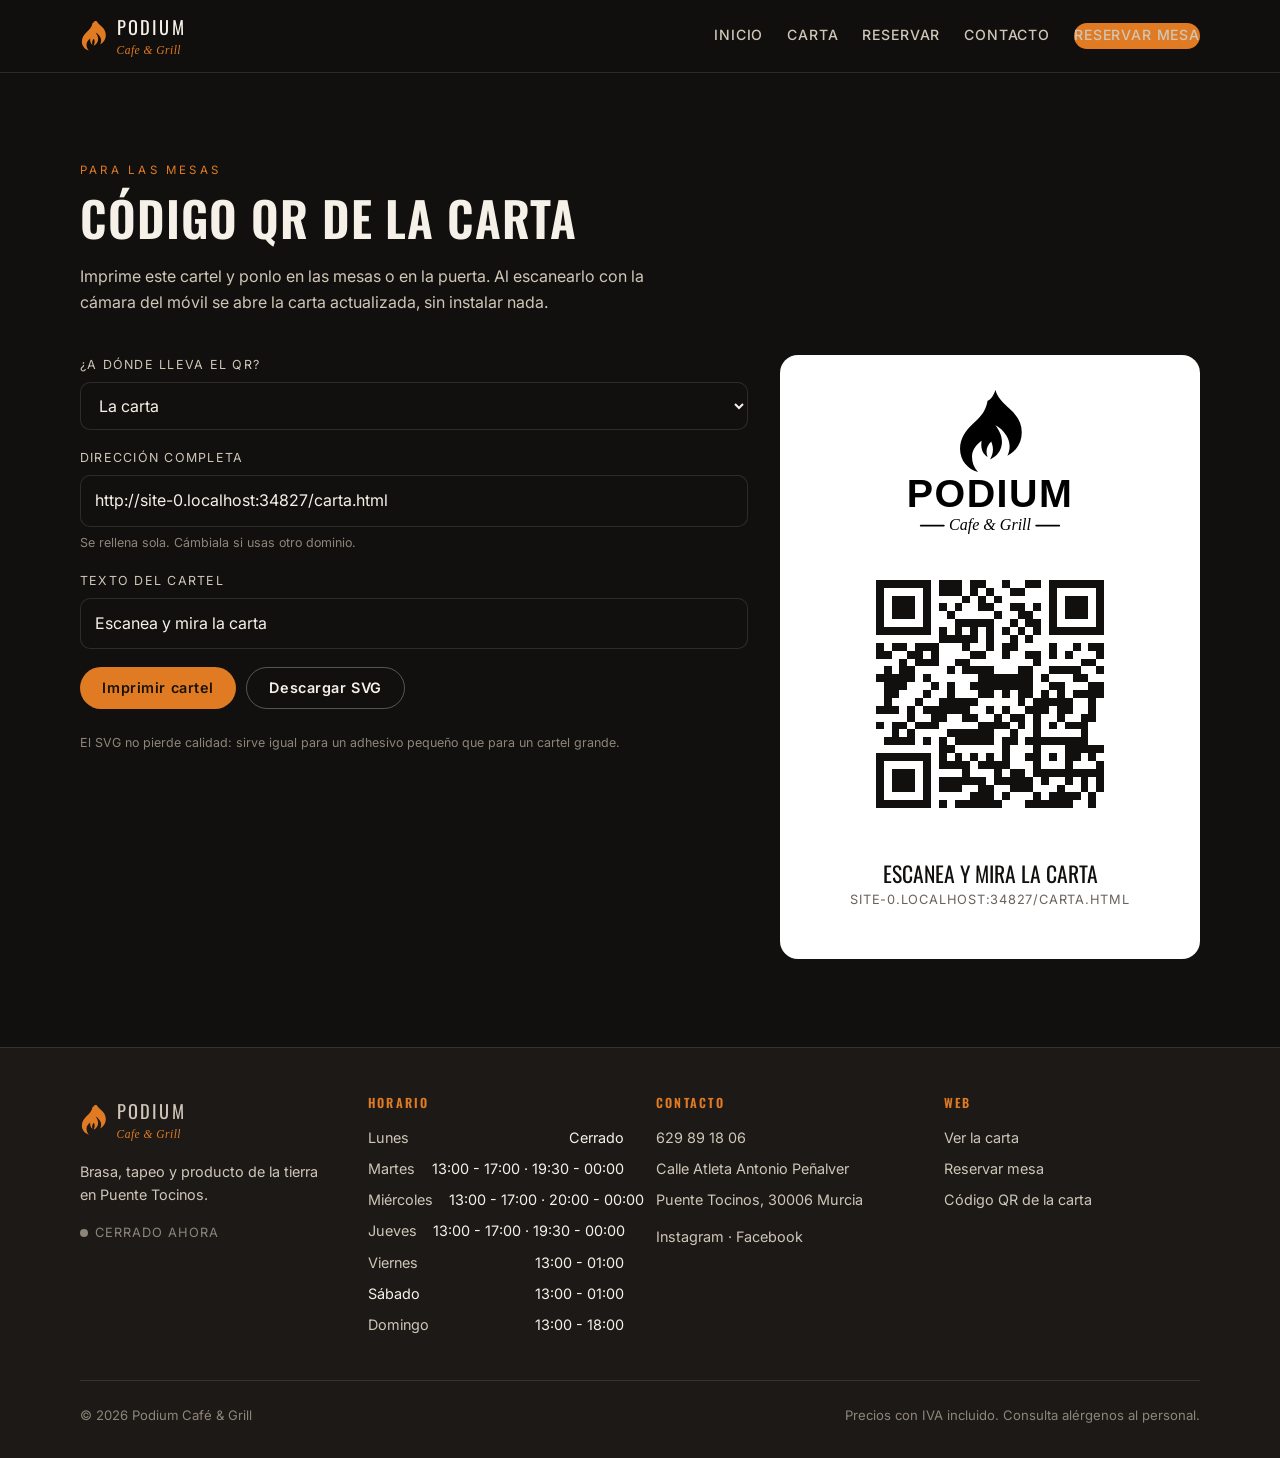
<file: qr.html>
<!DOCTYPE html>
<html lang="es">
<head>
<meta charset="utf-8">
<meta name="viewport" content="width=device-width, initial-scale=1">
<title>Código QR de la carta — Podium Café &amp; Grill</title>
<meta name="robots" content="noindex">
<meta name="theme-color" content="#12100e">
<link rel="icon" href="assets/img/favicon.svg" type="image/svg+xml">
<link rel="preconnect" href="https://fonts.googleapis.com">
<link rel="preconnect" href="https://fonts.gstatic.com" crossorigin>
<link href="https://fonts.googleapis.com/css2?family=Oswald:wght@400;600&family=Inter:wght@400;500;600&display=swap" rel="stylesheet">
<link rel="stylesheet" href="assets/css/estilo.css">
</head>
<body>

<header class="cabecera" data-cabecera></header>

<main class="seccion">
  <div class="contenedor">
    <p class="antetitulo">Para las mesas</p>
    <h1 style="font-size:clamp(2rem,5vw,3rem)">Código QR de la carta</h1>
    <p class="tenue" style="max-width:60ch">
      Imprime este cartel y ponlo en las mesas o en la puerta. Al escanearlo con la
      cámara del móvil se abre la carta actualizada, sin instalar nada.
    </p>

    <div class="qr-disposicion" style="margin-top:2.5rem">
      <div class="no-imprimir">
        <div class="campo">
          <label for="destino">¿A dónde lleva el QR?</label>
          <select id="destino">
            <option value="carta.html">La carta</option>
            <option value="index.html">La página principal</option>
            <option value="reservar.html">Reservar mesa</option>
          </select>
        </div>

        <div class="campo">
          <label for="url">Dirección completa</label>
          <input type="url" id="url">
          <p class="campo__ayuda">Se rellena sola. Cámbiala si usas otro dominio.</p>
        </div>

        <div class="campo">
          <label for="titulo">Texto del cartel</label>
          <input type="text" id="titulo" maxlength="40" value="Escanea y mira la carta">
        </div>

        <div style="display:flex;gap:.6rem;flex-wrap:wrap">
          <button class="boton" type="button" onclick="window.print()">Imprimir cartel</button>
          <button class="boton boton--fantasma" type="button" data-descargar>Descargar SVG</button>
        </div>

        <p class="campo__ayuda" style="margin-top:1.5rem">
          El SVG no pierde calidad: sirve igual para un adhesivo pequeño que para un cartel grande.
        </p>
      </div>

      <div class="qr-tarjeta" data-tarjeta>
        <img class="qr-tarjeta__logo" src="assets/img/logo.svg" alt="Podium Café &amp; Grill">
        <div class="qr-tarjeta__codigo" data-codigo></div>
        <p class="qr-tarjeta__titulo" data-titulo>Escanea y mira la carta</p>
        <p class="qr-tarjeta__pie" data-pie-tarjeta></p>
      </div>
    </div>
  </div>
</main>

<footer class="pie" data-pie></footer>

<script src="assets/js/config.js"></script>
<script src="assets/js/horario.js"></script>
<script src="assets/js/comun.js"></script>
<script src="assets/js/qrcode.min.js"></script>
<script src="assets/js/qr.js"></script>
</body>
</html>
</file>
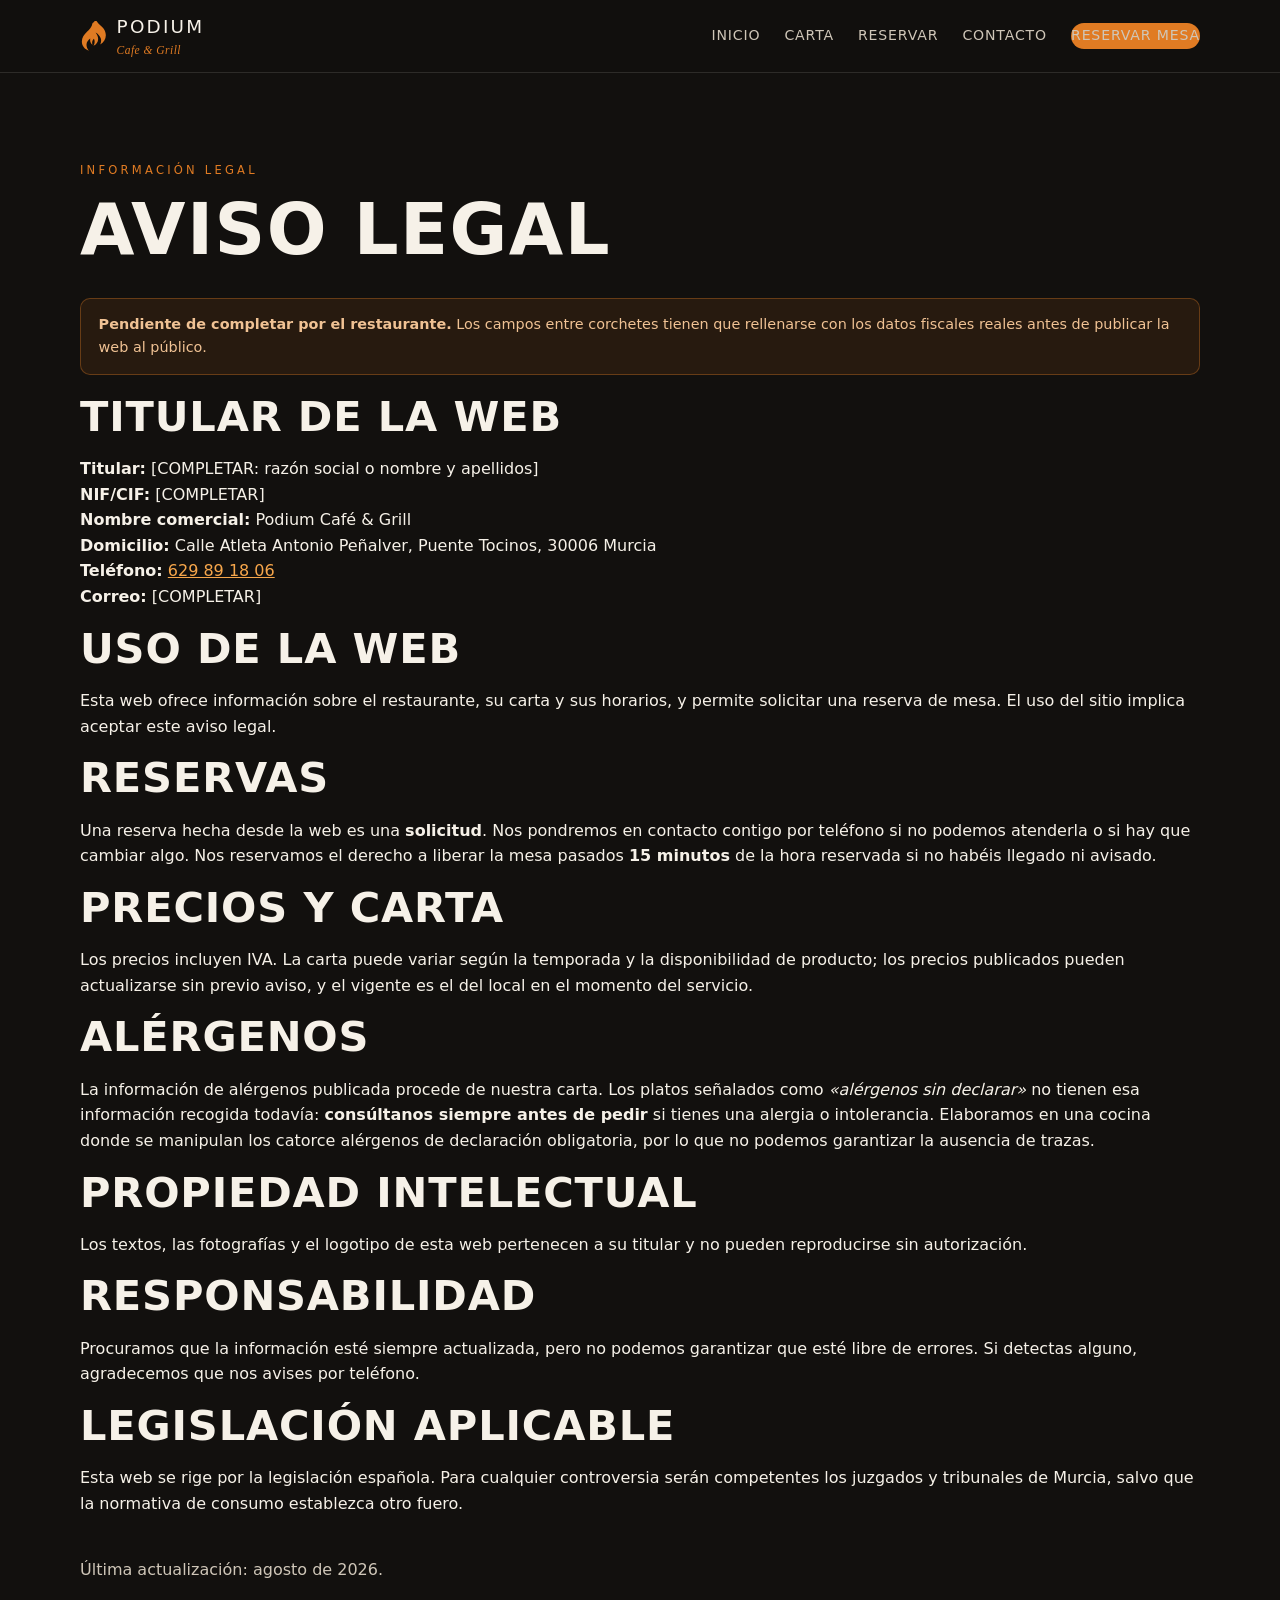
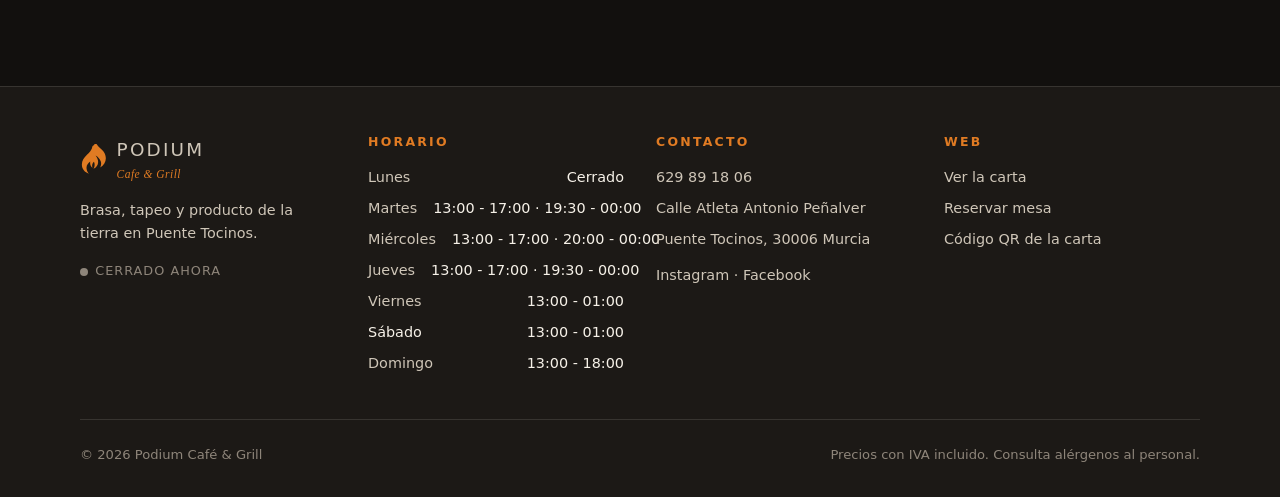
<file: public/aviso-legal.html>
<!DOCTYPE html>
<html lang="es">
<head>
<meta charset="utf-8">
<meta name="viewport" content="width=device-width, initial-scale=1">
<title>Aviso legal — Podium Café &amp; Grill</title>
<meta name="description" content="Aviso legal y condiciones de uso de la web de Podium Café &amp; Grill.">
<meta name="theme-color" content="#12100e">
<link rel="icon" href="/assets/img/favicon.svg" type="image/svg+xml">
<link rel="preconnect" href="https://fonts.googleapis.com">
<link rel="preconnect" href="https://fonts.gstatic.com" crossorigin>
<link href="https://fonts.googleapis.com/css2?family=Playfair+Display:wght@500;600;700&family=Montserrat:wght@400;500;600;700&display=swap" rel="stylesheet">
<link rel="stylesheet" href="/assets/css/estilo.css?v=3">
</head>
<body>

<header class="cabecera" data-cabecera></header>

<main class="seccion">
  <div class="contenedor texto-legal">
    <p class="antetitulo">Información legal</p>
    <h1>Aviso legal</h1>

    <div class="aviso aviso--info">
      <strong>Pendiente de completar por el restaurante.</strong> Los campos entre
      corchetes tienen que rellenarse con los datos fiscales reales antes de
      publicar la web al público.
    </div>

    <h2>Titular de la web</h2>
    <p>
      <strong>Titular:</strong> [COMPLETAR: razón social o nombre y apellidos]<br>
      <strong>NIF/CIF:</strong> [COMPLETAR]<br>
      <strong>Nombre comercial:</strong> Podium Café &amp; Grill<br>
      <strong>Domicilio:</strong> Calle Atleta Antonio Peñalver, Puente Tocinos, 30006 Murcia<br>
      <strong>Teléfono:</strong> <a href="tel:+34629891806">629 89 18 06</a><br>
      <strong>Correo:</strong> [COMPLETAR]
    </p>

    <h2>Uso de la web</h2>
    <p>
      Esta web ofrece información sobre el restaurante, su carta y sus horarios, y
      permite solicitar una reserva de mesa. El uso del sitio implica aceptar este
      aviso legal.
    </p>

    <h2>Reservas</h2>
    <p>
      Una reserva hecha desde la web es una <strong>solicitud</strong>. Nos
      pondremos en contacto contigo por teléfono si no podemos atenderla o si hay
      que cambiar algo. Nos reservamos el derecho a liberar la mesa pasados
      <strong>15 minutos</strong> de la hora reservada si no habéis llegado ni
      avisado.
    </p>

    <h2>Precios y carta</h2>
    <p>
      Los precios incluyen IVA. La carta puede variar según la temporada y la
      disponibilidad de producto; los precios publicados pueden actualizarse sin
      previo aviso, y el vigente es el del local en el momento del servicio.
    </p>

    <h2>Alérgenos</h2>
    <p>
      La información de alérgenos publicada procede de nuestra carta. Los platos
      señalados como <em>«alérgenos sin declarar»</em> no tienen esa información
      recogida todavía: <strong>consúltanos siempre antes de pedir</strong> si
      tienes una alergia o intolerancia. Elaboramos en una cocina donde se
      manipulan los catorce alérgenos de declaración obligatoria, por lo que no
      podemos garantizar la ausencia de trazas.
    </p>

    <h2>Propiedad intelectual</h2>
    <p>
      Los textos, las fotografías y el logotipo de esta web pertenecen a su titular
      y no pueden reproducirse sin autorización.
    </p>

    <h2>Responsabilidad</h2>
    <p>
      Procuramos que la información esté siempre actualizada, pero no podemos
      garantizar que esté libre de errores. Si detectas alguno, agradecemos que nos
      avises por teléfono.
    </p>

    <h2>Legislación aplicable</h2>
    <p>
      Esta web se rige por la legislación española. Para cualquier controversia
      serán competentes los juzgados y tribunales de Murcia, salvo que la normativa
      de consumo establezca otro fuero.
    </p>

    <p class="tenue" style="margin-top:2.5rem">Última actualización: agosto de 2026.</p>
  </div>
</main>

<footer class="pie" data-pie></footer>

<script src="/assets/js/config.js?v=3"></script>
<script src="/assets/js/horario.js?v=3"></script>
<script src="/assets/js/comun.js?v=3"></script>
<script>iniciarPagina('/aviso-legal');</script>
</body>
</html>
</file>
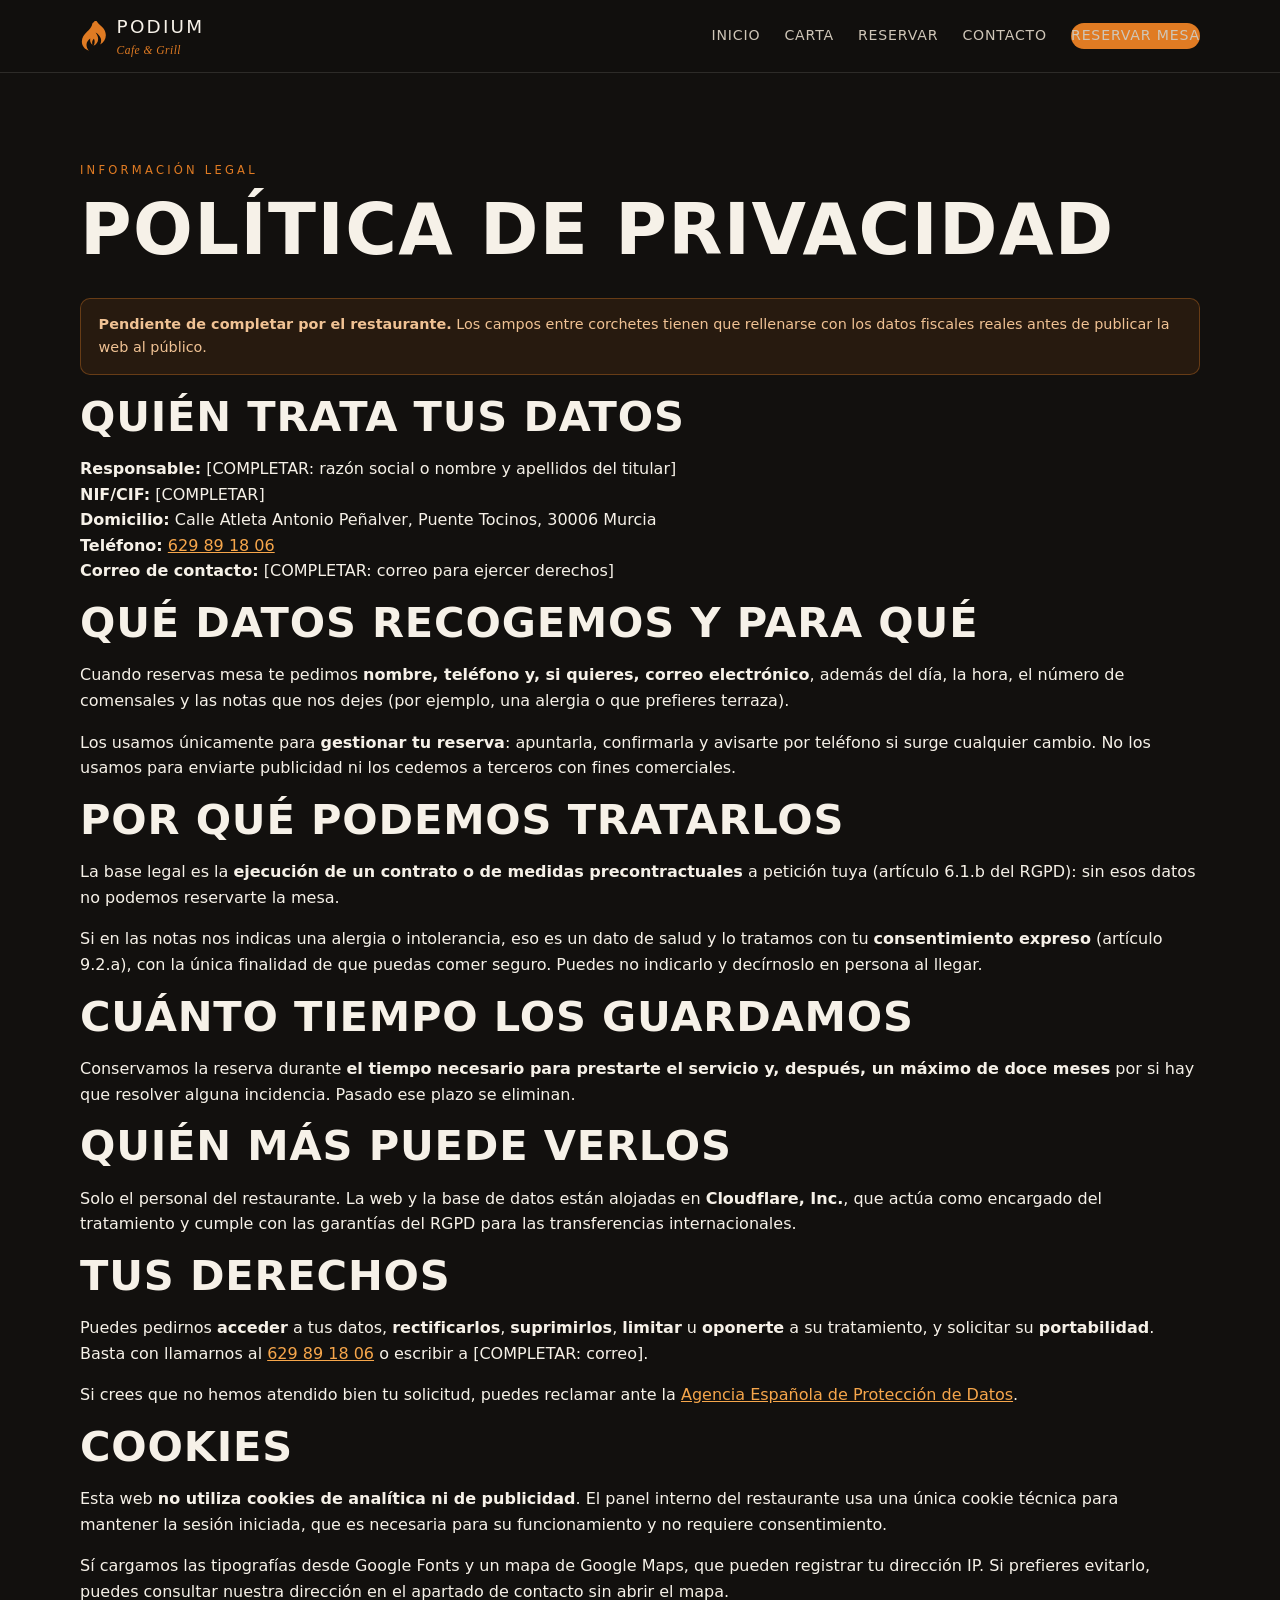
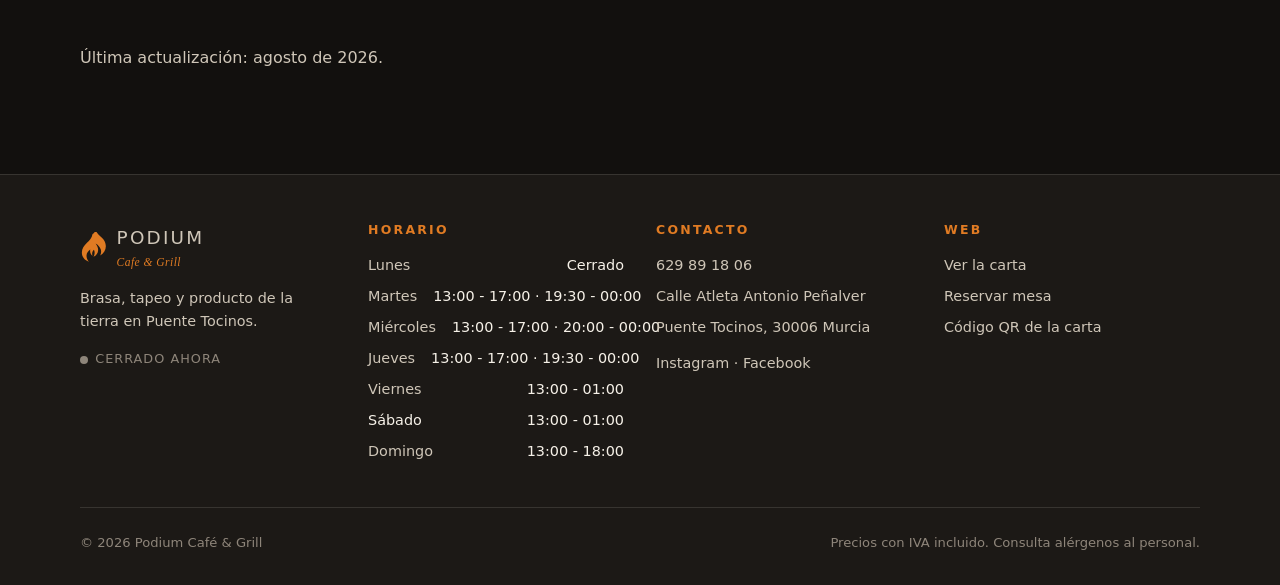
<file: public/privacidad.html>
<!DOCTYPE html>
<html lang="es">
<head>
<meta charset="utf-8">
<meta name="viewport" content="width=device-width, initial-scale=1">
<title>Política de privacidad — Podium Café &amp; Grill</title>
<meta name="description" content="Cómo tratamos los datos personales que nos facilitas al reservar mesa en Podium Café &amp; Grill.">
<meta name="theme-color" content="#12100e">
<link rel="icon" href="/assets/img/favicon.svg" type="image/svg+xml">
<link rel="preconnect" href="https://fonts.googleapis.com">
<link rel="preconnect" href="https://fonts.gstatic.com" crossorigin>
<link href="https://fonts.googleapis.com/css2?family=Playfair+Display:wght@500;600;700&family=Montserrat:wght@400;500;600;700&display=swap" rel="stylesheet">
<link rel="stylesheet" href="/assets/css/estilo.css?v=3">
</head>
<body>

<header class="cabecera" data-cabecera></header>

<main class="seccion">
  <div class="contenedor texto-legal">
    <p class="antetitulo">Información legal</p>
    <h1>Política de privacidad</h1>

    <div class="aviso aviso--info">
      <strong>Pendiente de completar por el restaurante.</strong> Los campos entre
      corchetes tienen que rellenarse con los datos fiscales reales antes de
      publicar la web al público.
    </div>

    <h2>Quién trata tus datos</h2>
    <p>
      <strong>Responsable:</strong> [COMPLETAR: razón social o nombre y apellidos del titular]<br>
      <strong>NIF/CIF:</strong> [COMPLETAR]<br>
      <strong>Domicilio:</strong> Calle Atleta Antonio Peñalver, Puente Tocinos, 30006 Murcia<br>
      <strong>Teléfono:</strong> <a href="tel:+34629891806">629 89 18 06</a><br>
      <strong>Correo de contacto:</strong> [COMPLETAR: correo para ejercer derechos]
    </p>

    <h2>Qué datos recogemos y para qué</h2>
    <p>
      Cuando reservas mesa te pedimos <strong>nombre, teléfono y, si quieres,
      correo electrónico</strong>, además del día, la hora, el número de comensales
      y las notas que nos dejes (por ejemplo, una alergia o que prefieres terraza).
    </p>
    <p>
      Los usamos únicamente para <strong>gestionar tu reserva</strong>: apuntarla,
      confirmarla y avisarte por teléfono si surge cualquier cambio. No los usamos
      para enviarte publicidad ni los cedemos a terceros con fines comerciales.
    </p>

    <h2>Por qué podemos tratarlos</h2>
    <p>
      La base legal es la <strong>ejecución de un contrato o de medidas
      precontractuales</strong> a petición tuya (artículo 6.1.b del RGPD): sin esos
      datos no podemos reservarte la mesa.
    </p>
    <p>
      Si en las notas nos indicas una alergia o intolerancia, eso es un dato de
      salud y lo tratamos con tu <strong>consentimiento expreso</strong> (artículo
      9.2.a), con la única finalidad de que puedas comer seguro. Puedes no
      indicarlo y decírnoslo en persona al llegar.
    </p>

    <h2>Cuánto tiempo los guardamos</h2>
    <p>
      Conservamos la reserva durante <strong>el tiempo necesario para prestarte el
      servicio y, después, un máximo de doce meses</strong> por si hay que resolver
      alguna incidencia. Pasado ese plazo se eliminan.
    </p>

    <h2>Quién más puede verlos</h2>
    <p>
      Solo el personal del restaurante. La web y la base de datos están alojadas en
      <strong>Cloudflare, Inc.</strong>, que actúa como encargado del tratamiento y
      cumple con las garantías del RGPD para las transferencias internacionales.
    </p>

    <h2>Tus derechos</h2>
    <p>
      Puedes pedirnos <strong>acceder</strong> a tus datos, <strong>rectificarlos</strong>,
      <strong>suprimirlos</strong>, <strong>limitar</strong> u <strong>oponerte</strong> a
      su tratamiento, y solicitar su <strong>portabilidad</strong>. Basta con
      llamarnos al <a href="tel:+34629891806">629 89 18 06</a> o escribir a
      [COMPLETAR: correo].
    </p>
    <p>
      Si crees que no hemos atendido bien tu solicitud, puedes reclamar ante la
      <a href="https://www.aepd.es" target="_blank" rel="noopener">Agencia Española
      de Protección de Datos</a>.
    </p>

    <h2>Cookies</h2>
    <p>
      Esta web <strong>no utiliza cookies de analítica ni de publicidad</strong>.
      El panel interno del restaurante usa una única cookie técnica para mantener
      la sesión iniciada, que es necesaria para su funcionamiento y no requiere
      consentimiento.
    </p>
    <p>
      Sí cargamos las tipografías desde Google Fonts y un mapa de Google Maps, que
      pueden registrar tu dirección IP. Si prefieres evitarlo, puedes consultar
      nuestra dirección en el apartado de contacto sin abrir el mapa.
    </p>

    <p class="tenue" style="margin-top:2.5rem">Última actualización: agosto de 2026.</p>
  </div>
</main>

<footer class="pie" data-pie></footer>

<script src="/assets/js/config.js?v=3"></script>
<script src="/assets/js/horario.js?v=3"></script>
<script src="/assets/js/comun.js?v=3"></script>
<script>iniciarPagina('/privacidad');</script>
</body>
</html>
</file>
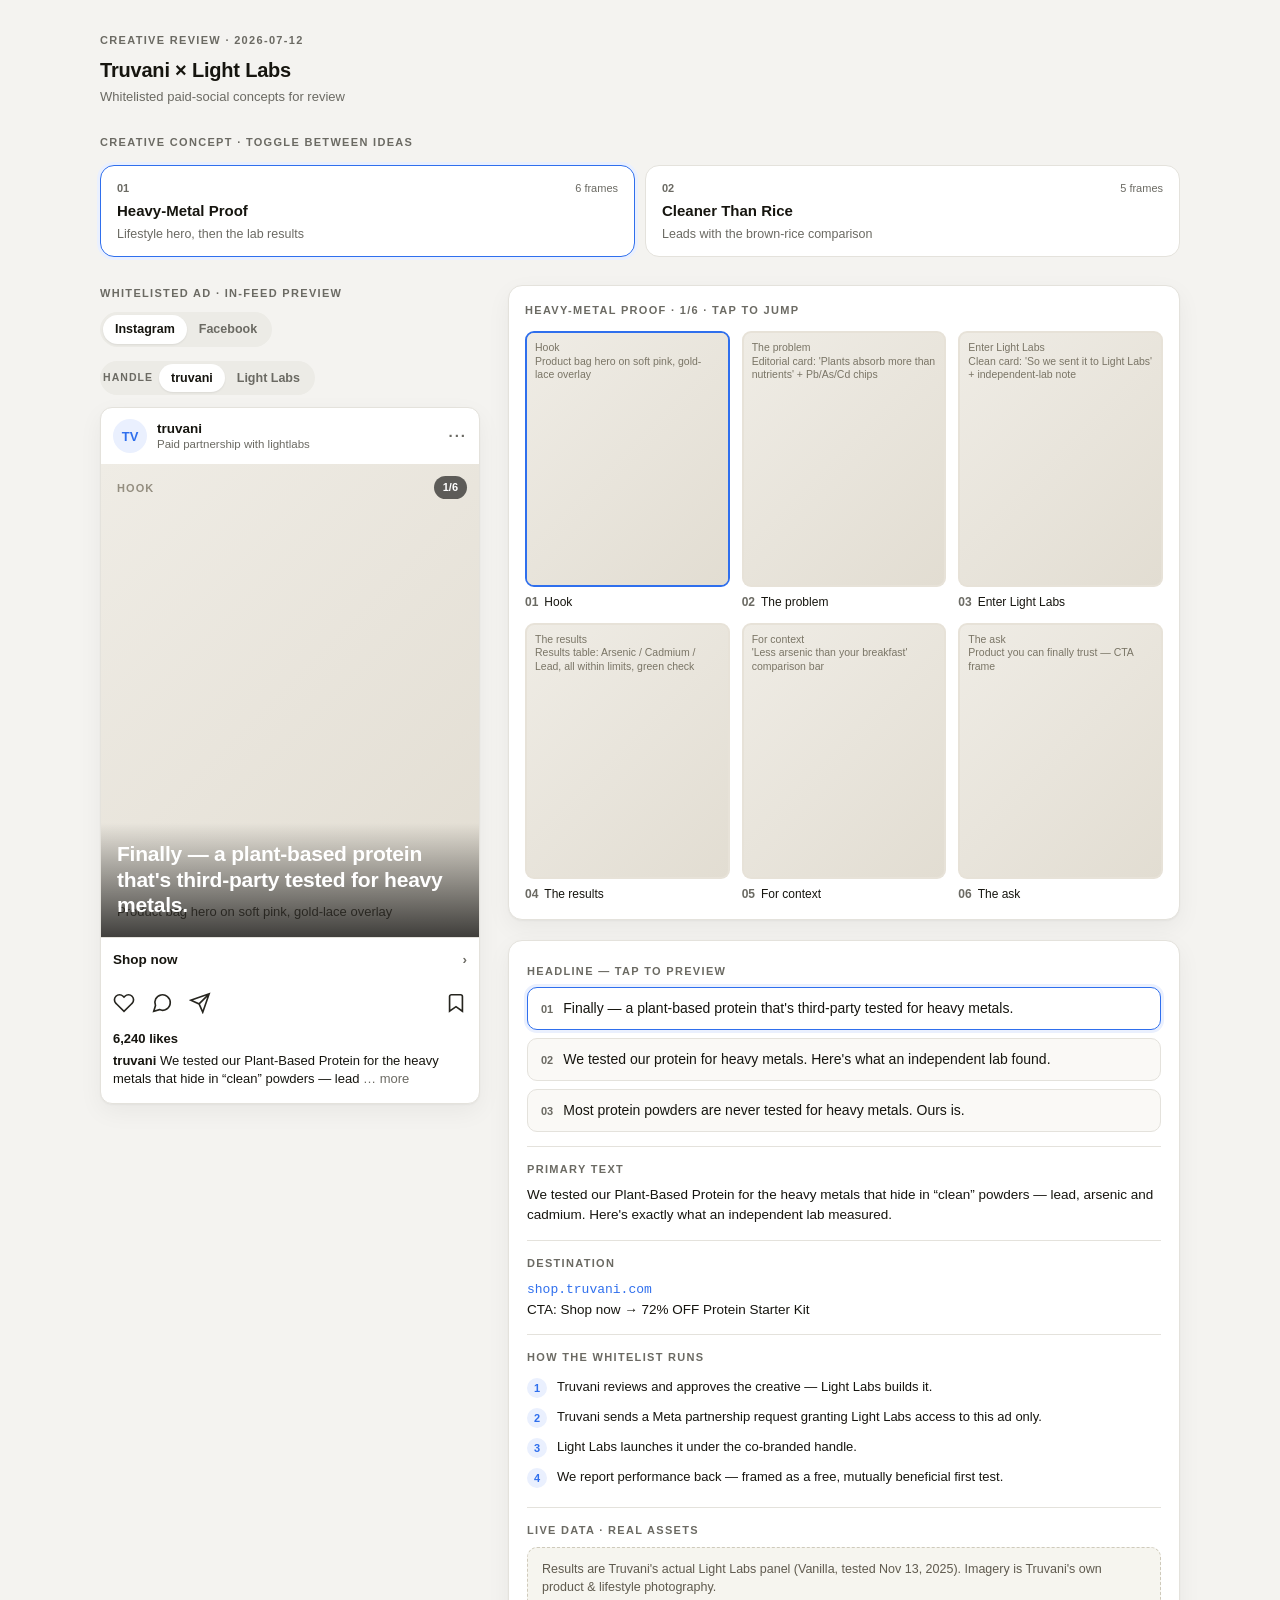
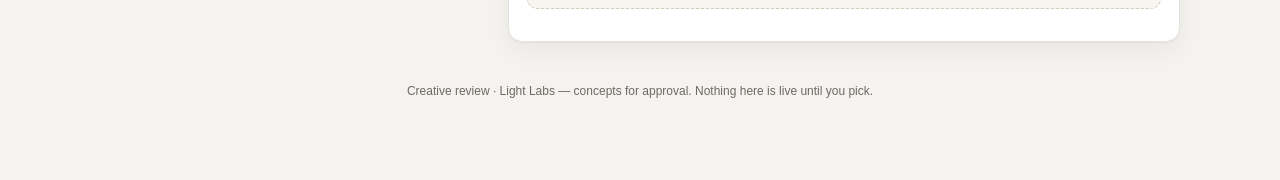
<file: .claude/skills/ad-creative/assets/creative-review-template.html>
<!DOCTYPE html>
<!--
  Creative Review Page — a shareable ad-creative approval artifact.

  HOW TO USE (agents): replace the JSON inside <script id="review-data"> below
  with the real project. Everything else renders from it. The file is
  self-contained — no build, no network, no dependencies. Open it in a browser,
  host it on any static host (Vercel/Netlify/GitHub Pages), or hand off the
  single .html file.

  THE DATA BLOCK IS JSON, NOT JAVASCRIPT:
    - double-quoted keys and strings, no comments, no trailing commas
    - it is inert data (parsed with JSON.parse), so a value can never execute
    - SECURITY: escape every literal "<" in your text values as \u003c so a
      value like "</script>" can never break out of the tag. All values are
      also HTML-escaped again at render time.

  DATA SHAPE — see references/creative-review-page.md for the annotated spec.
  Images: each frame's "image" may be a local path/file URL or a data URI.
  Remote and protocol-relative URLs are blocked; package images with the page.
  If omitted (or the file is missing), a placeholder shows the frame label +
  the image prompt — use this for concepts not yet rendered to image.
-->
<html lang="en">
<head>
<meta charset="utf-8" />
<meta name="viewport" content="width=device-width, initial-scale=1" />
<title>Creative Review</title>
<style>
  :root {
    --bg: #f4f3f0; --card: #ffffff; --ink: #16150f; --muted: #6b6a63;
    --line: #e4e2dc; --accent: #2f6fed; --accent-soft: #eaf0fe;
    --radius: 14px; --shadow: 0 1px 2px rgba(0,0,0,.04), 0 8px 24px rgba(0,0,0,.05);
  }
  * { box-sizing: border-box; }
  body { margin: 0; background: var(--bg); color: var(--ink);
    font: 15px/1.5 -apple-system, BlinkMacSystemFont, "Segoe UI", Roboto, Helvetica, Arial, sans-serif;
    -webkit-font-smoothing: antialiased; }
  .wrap { max-width: 1120px; margin: 0 auto; padding: 32px 20px 80px; }
  .eyebrow { font-size: 11px; font-weight: 700; letter-spacing: .12em; text-transform: uppercase; color: var(--muted); }
  a { color: var(--accent); }

  header.project { margin-bottom: 28px; }
  header.project h1 { font-size: 20px; margin: 6px 0 2px; letter-spacing: -.01em; }
  header.project .sub { color: var(--muted); font-size: 13px; }

  .concepts { display: grid; grid-template-columns: repeat(auto-fit, minmax(210px, 1fr)); gap: 10px; margin: 14px 0 28px; }
  .concept { text-align: left; background: var(--card); border: 1.5px solid var(--line); border-radius: var(--radius);
    padding: 14px 16px; cursor: pointer; transition: border-color .12s, box-shadow .12s; font: inherit; color: inherit; }
  .concept:hover { border-color: #cfcdc6; }
  .concept[aria-pressed="true"] { border-color: var(--accent); box-shadow: 0 0 0 3px var(--accent-soft); background: #fff; }
  .concept .row1 { display: flex; align-items: baseline; justify-content: space-between; gap: 8px; }
  .concept .num { font-size: 11px; font-weight: 700; color: var(--muted); }
  .concept .frames { font-size: 11px; color: var(--muted); }
  .concept .name { font-weight: 650; font-size: 15px; margin: 4px 0 3px; }
  .concept .tag { font-size: 12.5px; color: var(--muted); line-height: 1.35; }

  .grid { display: grid; grid-template-columns: minmax(0, 380px) minmax(0, 1fr); gap: 28px; align-items: start; }
  @media (max-width: 860px) { .grid { grid-template-columns: 1fr; } }
  .col-label { margin-bottom: 10px; }

  .toggles { display: flex; flex-wrap: wrap; gap: 14px; margin-bottom: 12px; }
  .seg { display: inline-flex; background: #ecebe6; border-radius: 999px; padding: 3px; }
  .seg button { border: 0; background: transparent; font: inherit; font-size: 12.5px; font-weight: 600; color: var(--muted);
    padding: 5px 12px; border-radius: 999px; cursor: pointer; }
  .seg button[aria-pressed="true"] { background: #fff; color: var(--ink); box-shadow: 0 1px 2px rgba(0,0,0,.08); }
  .seg .lbl { align-self: center; font-size: 10.5px; font-weight: 700; letter-spacing: .1em; text-transform: uppercase; color: var(--muted); margin-right: 6px; }

  .post { background: var(--card); border: 1px solid var(--line); border-radius: 12px; overflow: hidden; box-shadow: var(--shadow); }
  .post .top { display: flex; align-items: center; gap: 10px; padding: 11px 12px; }
  .post .avatar { width: 34px; height: 34px; border-radius: 50%; background: var(--accent-soft); color: var(--accent);
    display: grid; place-items: center; font-weight: 700; font-size: 13px; overflow: hidden; flex: none; }
  .post .avatar img { width: 100%; height: 100%; object-fit: cover; }
  .post .who { line-height: 1.2; }
  .post .who .name { font-weight: 650; font-size: 13.5px; }
  .post .who .partner { font-size: 11.5px; color: var(--muted); }
  .post .dots { margin-left: auto; color: var(--muted); font-weight: 700; letter-spacing: 2px; }
  .frame { position: relative; aspect-ratio: 4/5; background: #ded9d0; display: grid; }
  .frame img { width: 100%; height: 100%; object-fit: cover; grid-area: 1/1; z-index: 1; }
  .frame .ph { grid-area: 1/1; display: flex; flex-direction: column; justify-content: space-between; padding: 16px;
    background: linear-gradient(135deg,#efece5,#e2ddd2); }
  .frame .ph .plabel { font-size: 11px; font-weight: 700; letter-spacing: .1em; text-transform: uppercase; color: #948e80; }
  .frame .ph .pprompt { font-size: 13px; color: #5f5a4e; line-height: 1.4; }
  .frame .badge { position: absolute; top: 12px; left: 12px; z-index: 2; background: rgba(255,255,255,.92);
    font-size: 11.5px; font-weight: 600; padding: 5px 10px; border-radius: 999px; display: flex; align-items: center; gap: 5px; }
  .frame .counter { position: absolute; top: 12px; right: 12px; z-index: 2; background: rgba(0,0,0,.6); color: #fff; font-size: 11px;
    font-weight: 600; padding: 3px 9px; border-radius: 999px; }
  .frame .headline { position: absolute; left: 0; right: 0; bottom: 0; z-index: 2; padding: 18px 16px 20px; color: #fff;
    font-size: 21px; font-weight: 700; line-height: 1.2; letter-spacing: -.01em;
    background: linear-gradient(to top, rgba(0,0,0,.72), rgba(0,0,0,0)); }
  .frame .headline.light { color: var(--ink); background: linear-gradient(to top, rgba(255,255,255,.85), rgba(255,255,255,0)); }

  /* Instagram chrome */
  .ig-cta { display: flex; align-items: center; justify-content: space-between; padding: 12px; border-top: 1px solid var(--line);
    font-weight: 600; font-size: 13.5px; }
  .ig-cta .chev { color: var(--muted); }
  .ig-actions { display: flex; gap: 16px; padding: 10px 12px 2px; color: #26251f; }
  .ig-actions svg { width: 22px; height: 22px; }
  .ig-actions .save { margin-left: auto; }
  .likes { padding: 6px 12px 2px; font-weight: 650; font-size: 13px; }
  .caption { padding: 2px 12px 14px; font-size: 13px; line-height: 1.4; }
  .caption .h { font-weight: 650; }
  .caption .more { color: var(--muted); }

  /* Facebook chrome — link card below image + text actions */
  .fb-card { display: flex; align-items: center; gap: 12px; padding: 12px; background: #f3f4f6; border-top: 1px solid var(--line); }
  .fb-card .meta { min-width: 0; flex: 1; }
  .fb-card .dom { font-size: 11px; letter-spacing: .04em; text-transform: uppercase; color: var(--muted); }
  .fb-card .hl { font-size: 14px; font-weight: 650; line-height: 1.25; margin-top: 2px; overflow: hidden; }
  .fb-card .btn { flex: none; background: #e4e6eb; color: #050505; font-weight: 650; font-size: 12.5px; padding: 8px 14px; border-radius: 7px; }
  .fb-actions { display: flex; padding: 4px 12px; border-top: 1px solid var(--line); }
  .fb-actions span { flex: 1; text-align: center; padding: 8px 0; font-size: 13px; font-weight: 600; color: var(--muted); }

  .board { background: var(--card); border: 1px solid var(--line); border-radius: var(--radius); padding: 16px; box-shadow: var(--shadow); margin-bottom: 20px; }
  .board .frames-grid { display: grid; grid-template-columns: repeat(3, 1fr); gap: 12px; margin-top: 12px; }
  @media (max-width: 480px) { .board .frames-grid { grid-template-columns: repeat(2, 1fr); } }
  .thumb { border: 0; background: transparent; padding: 0; cursor: pointer; text-align: left; font: inherit; color: inherit; }
  .thumb .box { aspect-ratio: 4/5; border-radius: 9px; overflow: hidden; border: 2px solid transparent; background: #e7e2d8;
    display: grid; transition: border-color .12s; }
  .thumb[aria-current="true"] .box { border-color: var(--accent); }
  .thumb .box img { width: 100%; height: 100%; object-fit: cover; grid-area: 1/1; z-index: 1; }
  .thumb .box .mini { grid-area: 1/1; padding: 8px; font-size: 10.5px; color: #7a7566; line-height: 1.3;
    background: linear-gradient(135deg,#efece5,#e2ddd2); overflow: hidden; }
  .thumb .cap { margin-top: 6px; font-size: 12px; }
  .thumb .cap .n { color: var(--muted); font-weight: 700; margin-right: 6px; }

  .copy { background: var(--card); border: 1px solid var(--line); border-radius: var(--radius); padding: 18px; box-shadow: var(--shadow); }
  .copy .block { padding: 14px 0; border-top: 1px solid var(--line); }
  .copy .block:first-of-type { border-top: 0; padding-top: 4px; }
  .headline-opt { display: flex; gap: 10px; align-items: flex-start; width: 100%; text-align: left; font: inherit; color: inherit;
    background: #faf9f6; border: 1.5px solid var(--line); border-radius: 10px; padding: 11px 13px; cursor: pointer; margin-top: 8px; }
  .headline-opt[aria-pressed="true"] { border-color: var(--accent); background: #fff; box-shadow: 0 0 0 3px var(--accent-soft); }
  .headline-opt .n { font-size: 11px; font-weight: 700; color: var(--muted); margin-top: 2px; }
  .headline-opt .t { font-size: 14px; line-height: 1.35; }
  .kv { font-size: 13.5px; line-height: 1.5; }
  .kv .dest { color: var(--accent); font-family: ui-monospace, SFMono-Regular, Menlo, monospace; font-size: 13px; }
  .steps { margin: 8px 0 0; padding: 0; list-style: none; }
  .steps li { display: flex; gap: 10px; padding: 5px 0; font-size: 13px; line-height: 1.4; }
  .steps li .i { flex: none; width: 20px; height: 20px; border-radius: 50%; background: var(--accent-soft); color: var(--accent);
    display: grid; place-items: center; font-size: 11px; font-weight: 700; }
  .grounding { background: #f6f5ef; border: 1px dashed #cfcabb; border-radius: 10px; padding: 12px 14px; font-size: 12.5px; color: #5f5a4e; line-height: 1.45; margin-top: 8px; }
  .err { background: #fbeaea; border: 1px solid #e6b7b7; color: #8a2b2b; border-radius: 10px; padding: 14px 16px; font-size: 13px; }
  footer { margin-top: 40px; text-align: center; font-size: 12px; color: var(--muted); }
</style>
</head>
<body>

<!-- DATA — replace this JSON with your project (see the comment at the top of the file). -->
<script type="application/json" id="review-data">
{
  "project": {
    "brand": "Truvani",
    "agency": "Light Labs",
    "date": "2026-07-12",
    "note": "Whitelisted paid-social concepts for review"
  },
  "platforms": ["instagram", "facebook"],
  "concepts": [
    {
      "name": "Heavy-Metal Proof",
      "tagline": "Lifestyle hero, then the lab results",
      "handles": [
        { "name": "truvani", "partner": "Paid partnership with lightlabs", "initials": "TV" },
        { "name": "Light Labs", "partner": "Paid partnership with truvani", "initials": "LL" }
      ],
      "frames": [
        { "label": "Hook", "prompt": "Product bag hero on soft pink, gold-lace overlay", "headline": "Finally — a plant-based protein that's third-party tested for heavy metals.", "headlineTheme": "dark" },
        { "label": "The problem", "prompt": "Editorial card: 'Plants absorb more than nutrients' + Pb/As/Cd chips" },
        { "label": "Enter Light Labs", "prompt": "Clean card: 'So we sent it to Light Labs' + independent-lab note" },
        { "label": "The results", "prompt": "Results table: Arsenic / Cadmium / Lead, all within limits, green check" },
        { "label": "For context", "prompt": "'Less arsenic than your breakfast' comparison bar" },
        { "label": "The ask", "prompt": "Product you can finally trust — CTA frame", "headline": "Protein you can finally trust." }
      ],
      "headlines": [
        "Finally — a plant-based protein that's third-party tested for heavy metals.",
        "We tested our protein for heavy metals. Here's what an independent lab found.",
        "Most protein powders are never tested for heavy metals. Ours is."
      ],
      "likes": "6,240",
      "primaryText": "We tested our Plant-Based Protein for the heavy metals that hide in “clean” powders — lead, arsenic and cadmium. Here's exactly what an independent lab measured.",
      "destination": { "url": "shop.truvani.com", "cta": "Shop now", "offer": "72% OFF Protein Starter Kit" },
      "rollout": {
        "title": "How the whitelist runs",
        "steps": [
          "Truvani reviews and approves the creative — Light Labs builds it.",
          "Truvani sends a Meta partnership request granting Light Labs access to this ad only.",
          "Light Labs launches it under the co-branded handle.",
          "We report performance back — framed as a free, mutually beneficial first test."
        ]
      },
      "grounding": "Results are Truvani's actual Light Labs panel (Vanilla, tested Nov 13, 2025). Imagery is Truvani's own product & lifestyle photography."
    },
    {
      "name": "Cleaner Than Rice",
      "tagline": "Leads with the brown-rice comparison",
      "frames": [
        { "label": "Hook", "prompt": "Split visual: brown rice vs protein scoop", "headline": "Your “clean” brown rice protein? Test it.", "headlineTheme": "dark" },
        { "label": "The claim", "prompt": "Stat card comparing arsenic levels" },
        { "label": "The proof", "prompt": "Light Labs results table" },
        { "label": "The context", "prompt": "What the numbers mean, plainly" },
        { "label": "The ask", "prompt": "Starter-kit offer frame", "headline": "Trust the label. Then trust the test." }
      ],
      "headlines": [
        "Your “clean” brown rice protein? Test it.",
        "Brown rice protein is often the worst offender for arsenic. We checked ours.",
        "“Plant-based” doesn't mean “clean.” We have the lab panel to prove ours is."
      ],
      "primaryText": "Brown-rice protein is one of the most common sources of dietary arsenic. So we sent ours to an independent lab. Here's the panel.",
      "destination": { "url": "shop.truvani.com", "cta": "Shop now", "offer": "72% OFF Protein Starter Kit" },
      "grounding": "Comparison figures are from Truvani's Light Labs panel and published dietary-arsenic ranges. No competitor is named."
    }
  ]
}
</script>

<div class="wrap">
  <header class="project" id="project"></header>
  <div class="eyebrow">Creative concept · toggle between ideas</div>
  <div class="concepts" id="concepts"></div>
  <div class="grid">
    <section>
      <div class="eyebrow col-label" id="preview-label">In-feed preview</div>
      <div class="toggles" id="toggles"></div>
      <div class="post" id="post"></div>
    </section>
    <section>
      <div class="board">
        <div class="eyebrow" id="board-label">Storyboard · tap to jump</div>
        <div class="frames-grid" id="frames-grid"></div>
      </div>
      <div class="copy" id="copy"></div>
    </section>
  </div>
  <footer id="footer"></footer>
</div>

<script>
/* ============================================================================
   RENDER — generic; no need to edit when swapping the DATA JSON above.
   ========================================================================== */
const esc = (s) => String(s == null ? "" : s).replace(/[&<>"']/g, c => (
  { "&": "&amp;", "<": "&lt;", ">": "&gt;", '"': "&quot;", "'": "&#39;" }[c]));
const PLATFORMS = { instagram: "Instagram", facebook: "Facebook" };

let DATA;
try {
  DATA = JSON.parse(document.getElementById("review-data").textContent);
} catch (e) {
  document.querySelector(".wrap").innerHTML =
    '<div class="err"><b>Couldn\'t read the review data.</b><br/>The <code>#review-data</code> block must be valid JSON — double-quoted keys and strings, no comments, no trailing commas. Parser said: ' + esc(e.message) + '</div>';
  throw e;
}

function invalid(msg) {
  document.querySelector(".wrap").innerHTML =
    '<div class="err"><b>The review data is missing something.</b><br/>' + esc(msg) + '</div>';
  throw new Error(msg);
}
if (!DATA || !Array.isArray(DATA.concepts) || !DATA.concepts.length)
  invalid('"concepts" must be a non-empty array.');
DATA.concepts.forEach((c, i) => {
  if (!c || typeof c !== "object") invalid(`concepts[${i}] must be an object.`);
  if (!Array.isArray(c.frames) || !c.frames.length) invalid(`concepts[${i}].frames must be a non-empty array.`);
});

const state = { concept: 0, frame: 0, platform: null, handle: 0, headline: 0 };
const concept = () => DATA.concepts[state.concept];

// platforms restricted to the ones we can render; default to first valid
const platformList = () => (DATA.platforms || ["instagram"]).filter(p => PLATFORMS[p]);
state.platform = platformList()[0] || "instagram";

const heart = '<svg viewBox="0 0 24 24" fill="none" stroke="currentColor" stroke-width="1.8"><path d="M20.8 4.6a5.5 5.5 0 0 0-7.8 0L12 5.6l-1-1a5.5 5.5 0 1 0-7.8 7.8l1 1L12 21l7.8-7.6 1-1a5.5 5.5 0 0 0 0-7.8z"/></svg>';
const comment = '<svg viewBox="0 0 24 24" fill="none" stroke="currentColor" stroke-width="1.8"><path d="M21 11.5a8.4 8.4 0 0 1-11.8 7.7L3 21l1.9-6.2A8.4 8.4 0 1 1 21 11.5z"/></svg>';
const share = '<svg viewBox="0 0 24 24" fill="none" stroke="currentColor" stroke-width="1.8"><path d="M22 2 11 13M22 2l-7 20-4-9-9-4 20-7z"/></svg>';
const bookmark = '<svg viewBox="0 0 24 24" fill="none" stroke="currentColor" stroke-width="1.8"><path d="M19 21l-7-5-7 5V5a2 2 0 0 1 2-2h10a2 2 0 0 1 2 2z"/></svg>';

function renderProject() {
  const p = DATA.project || {};
  const line = [p.brand, p.agency && `× ${p.agency}`].filter(Boolean).join(" ");
  document.getElementById("project").innerHTML =
    `<div class="eyebrow">Creative review${p.date ? " · " + esc(p.date) : ""}</div>
     <h1>${esc(line || "Ad creative")}</h1>${p.note ? `<div class="sub">${esc(p.note)}</div>` : ""}`;
  document.getElementById("footer").innerHTML =
    `Creative review${p.agency ? " · " + esc(p.agency) : ""} — concepts for approval. Nothing here is live until you pick.`;
}

function renderConcepts() {
  document.getElementById("concepts").innerHTML = DATA.concepts.map((c, i) => `
    <button class="concept" aria-pressed="${i === state.concept}" data-i="${i}">
      <div class="row1"><span class="num">${String(i + 1).padStart(2, "0")}</span>
        <span class="frames">${c.frames.length} frame${c.frames.length === 1 ? "" : "s"}</span></div>
      <div class="name">${esc(c.name)}</div>
      <div class="tag">${esc(c.tagline || "")}</div>
    </button>`).join("");
  document.querySelectorAll(".concept").forEach(b =>
    b.onclick = () => { state.concept = +b.dataset.i; state.frame = 0; state.handle = 0; state.headline = 0; renderAll(); });
}

function handles() {
  return concept().handles || [{
    name: DATA.project?.brand || "brand",
    partner: DATA.project?.agency ? "Paid partnership with " + DATA.project.agency.toLowerCase() : "Sponsored",
    initials: (DATA.project?.brand || "AD").slice(0, 2).toUpperCase()
  }];
}

function renderToggles() {
  const plats = platformList(), hs = handles();
  let html = "";
  if (plats.length > 1) {
    html += `<div class="seg" role="group">${plats.map(p =>
      `<button data-plat="${esc(p)}" aria-pressed="${p === state.platform}">${esc(PLATFORMS[p])}</button>`).join("")}</div>`;
  }
  if (hs.length > 1) {
    html += `<div class="seg" role="group"><span class="lbl">Handle</span>${hs.map((h, i) =>
      `<button data-handle="${i}" aria-pressed="${i === state.handle}">${esc(h.name)}</button>`).join("")}</div>`;
  }
  const el = document.getElementById("toggles");
  el.innerHTML = html;
  el.querySelectorAll("[data-plat]").forEach(b => b.onclick = () => { state.platform = b.dataset.plat; renderToggles(); renderPost(); });
  el.querySelectorAll("[data-handle]").forEach(b => b.onclick = () => { state.handle = +b.dataset.handle; renderToggles(); renderPost(); });
  document.getElementById("preview-label").textContent = (hs.length > 1 ? "Whitelisted ad · " : "") + "In-feed preview";
}

// Classify with the browser URL parser; tabs/newlines and backslashes can hide a remote URL.
function localImageSource(value) {
  if (typeof value !== "string") return "";
  const syntax = value.replace(/[\t\n\r]/g, "").replace(/\\/g, "/")
    .replace(/^[\u0000-\u0020]+|[\u0000-\u0020]+$/g, "");
  if (/^\/\//.test(syntax)) return "";
  try {
    const base = new URL(document.baseURI);
    const image = new URL(value, base);
    if (image.protocol === "data:" || (image.protocol === "file:" && !image.host)) return value;
    // Hosted relative assets stay on the review page's origin; absolute network URLs stay blocked.
    if (!/^[a-z][a-z0-9+.-]*:/i.test(syntax) && image.origin === base.origin) return value;
  } catch (_) { /* An invalid source falls back to the placeholder. */ }
  return "";
}

// placeholder underneath + image on top; a missing/broken image removes itself → placeholder shows
function frameVisual(f, phCls) {
  const ph = `<div class="${phCls}"><div class="plabel">${esc(f.label)}</div><div class="pprompt">${esc(f.prompt || "")}</div></div>`;
  // Only local/relative or data: image sources — block remote URLs so the page stays offline and cannot beacon on open.
  const localImg = localImageSource(f.image);
  const img = localImg ? `<img src="${esc(localImg)}" alt="${esc(f.label)}" onerror="this.remove()" />` : "";
  return ph + img;
}

function frameHTML(c, f) {
  const total = c.frames.length;
  const headlineText = state.frame === 0 ? (c.headlines?.[state.headline] || f.headline || "") : (f.headline || "");
  const theme = f.headlineTheme === "light" ? " light" : "";
  return `<div class="frame">
      ${frameVisual(f, "ph")}
      <span class="counter">${state.frame + 1}/${total}</span>
      ${headlineText ? `<div class="headline${theme}">${esc(headlineText)}</div>` : ""}
    </div>`;
}

function renderPost() {
  const c = concept(), f = c.frames[state.frame], h = handles()[state.handle] || handles()[0];
  const dest = c.destination || {};
  const top = `<div class="top">
      <div class="avatar">${h.initials ? esc(h.initials) : ""}</div>
      <div class="who"><div class="name">${esc(h.name)}</div><div class="partner">${esc(h.partner || "Sponsored")}</div></div>
      <div class="dots">···</div>
    </div>`;

  let chrome;
  if (state.platform === "facebook") {
    const domain = dest.url ? esc(dest.url) : "";
    const hl = c.headlines?.[state.headline] || f.headline || dest.offer || "";
    chrome = `<div class="fb-card">
        <div class="meta"><div class="dom">${domain}</div><div class="hl">${esc(hl)}</div></div>
        ${dest.cta ? `<div class="btn">${esc(dest.cta)}</div>` : ""}
      </div>
      <div class="fb-actions"><span>Like</span><span>Comment</span><span>Share</span></div>`;
  } else {
    chrome = `<div class="ig-cta"><span>${esc(dest.cta || "Learn more")}</span><span class="chev">›</span></div>
      <div class="ig-actions">${heart}${comment}${share}<span class="save">${bookmark}</span></div>
      ${c.likes ? `<div class="likes">${esc(c.likes)} likes</div>` : ""}
      <div class="caption"><span class="h">${esc(h.name)}</span> ${esc((c.primaryText || "").slice(0, 90))}<span class="more"> … more</span></div>`;
  }

  document.getElementById("post").innerHTML = top + frameHTML(c, f) + chrome;
  document.getElementById("board-label").textContent = `${c.name} · ${state.frame + 1}/${c.frames.length} · tap to jump`;
}

function renderBoard() {
  const c = concept();
  document.getElementById("frames-grid").innerHTML = c.frames.map((f, i) => `
    <button class="thumb" aria-current="${i === state.frame}" data-i="${i}">
      <div class="box">${frameVisual(f, "mini")}</div>
      <div class="cap"><span class="n">${String(i + 1).padStart(2, "0")}</span>${esc(f.label)}</div>
    </button>`).join("");
  document.querySelectorAll(".thumb").forEach(b =>
    b.onclick = () => { state.frame = +b.dataset.i; renderPost(); renderBoard(); });
}

function renderCopy() {
  const c = concept(), dest = c.destination || {};
  let html = "";
  if (c.headlines?.length) {
    html += `<div class="block"><div class="eyebrow">Headline — tap to preview</div>${c.headlines.map((h, i) =>
      `<button class="headline-opt" aria-pressed="${i === state.headline}" data-i="${i}">
        <span class="n">${String(i + 1).padStart(2, "0")}</span><span class="t">${esc(h)}</span></button>`).join("")}</div>`;
  }
  if (c.primaryText) html += `<div class="block"><div class="eyebrow">Primary text</div><div class="kv" style="margin-top:8px">${esc(c.primaryText)}</div></div>`;
  if (dest.url || dest.cta) {
    html += `<div class="block"><div class="eyebrow">Destination</div><div class="kv" style="margin-top:8px">
      ${dest.url ? `<span class="dest">${esc(dest.url)}</span><br/>` : ""}
      ${dest.cta ? `CTA: ${esc(dest.cta)}` : ""}${dest.offer ? ` → ${esc(dest.offer)}` : ""}</div></div>`;
  }
  if (c.rollout?.steps?.length) {
    html += `<div class="block"><div class="eyebrow">${esc(c.rollout.title || "How it runs")}</div>
      <ol class="steps">${c.rollout.steps.map((s, i) => `<li><span class="i">${i + 1}</span><span>${esc(s)}</span></li>`).join("")}</ol></div>`;
  }
  if (c.grounding) html += `<div class="block"><div class="eyebrow">Live data · real assets</div><div class="grounding">${esc(c.grounding)}</div></div>`;
  const el = document.getElementById("copy");
  el.innerHTML = html;
  el.querySelectorAll(".headline-opt").forEach(b =>
    b.onclick = () => { state.headline = +b.dataset.i; state.frame = 0; renderPost(); renderBoard(); renderCopy(); });
}

function renderAll() { renderConcepts(); renderToggles(); renderPost(); renderBoard(); renderCopy(); }
renderProject();
renderAll();
</script>
</body>
</html>
</file>
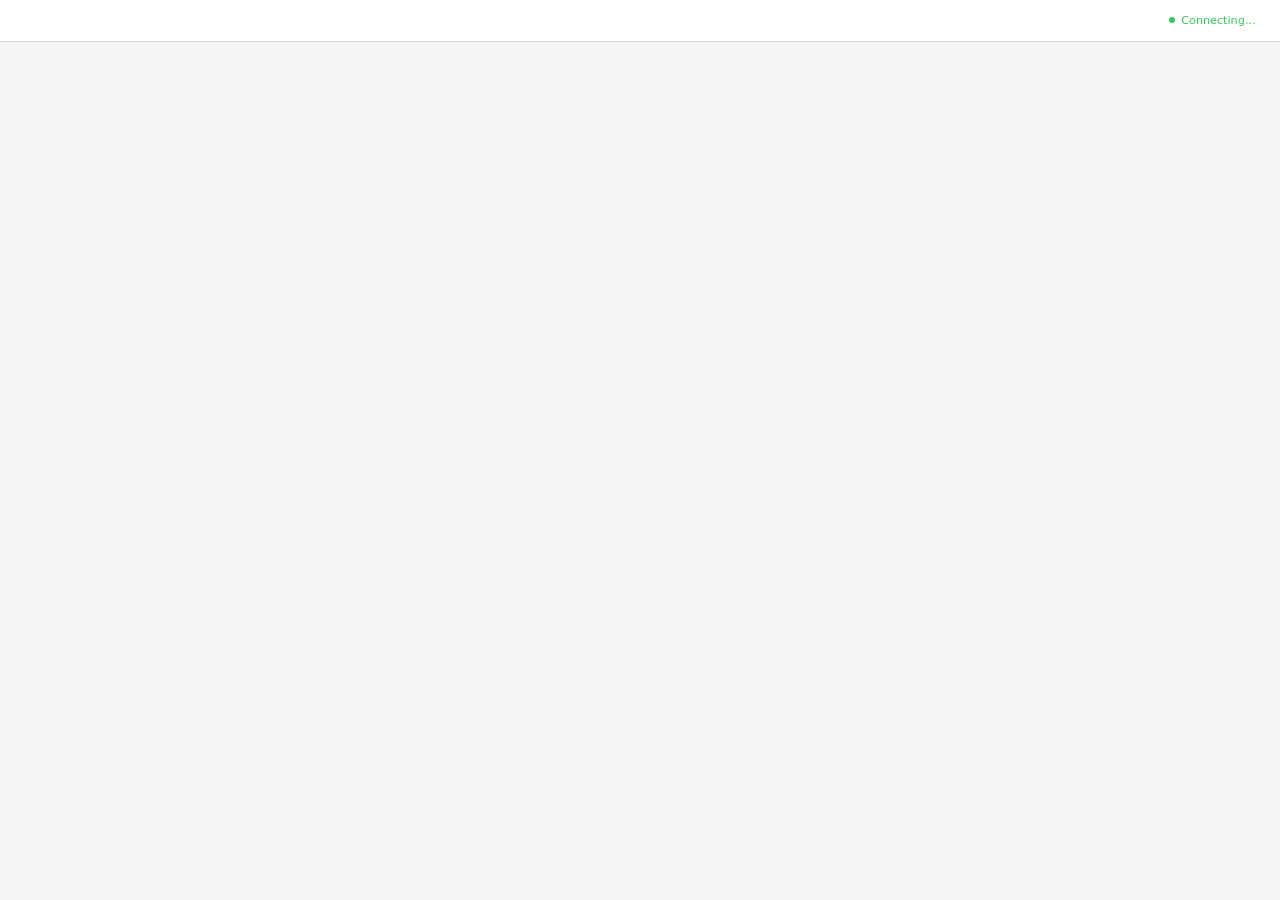
<file: .claude/skills/brainstorming/scripts/frame-template.html>
<!DOCTYPE html>
<html>
<head>
  <meta charset="utf-8">
  <title>Superpowers Brainstorming</title>
  <style>
    /*
     * BRAINSTORM COMPANION FRAME TEMPLATE
     *
     * This template provides a consistent frame with:
     * - OS-aware light/dark theming
     * - Header branding and connection status
     * - Scrollable main content area
     * - CSS helpers for common UI patterns
     *
     * Content is injected via placeholder comment in #frame-content.
     */

    * { box-sizing: border-box; margin: 0; padding: 0; }
    html, body { height: 100%; overflow: hidden; }

    /* ===== THEME VARIABLES ===== */
    :root {
      --bg-primary: #f5f5f7;
      --bg-secondary: #ffffff;
      --bg-tertiary: #e5e5e7;
      --border: #d1d1d6;
      --text-primary: #1d1d1f;
      --text-secondary: #86868b;
      --text-tertiary: #aeaeb2;
      --accent: #0071e3;
      --accent-hover: #0077ed;
      --success: #34c759;
      --warning: #ff9f0a;
      --error: #ff3b30;
      --selected-bg: #e8f4fd;
      --selected-border: #0071e3;
    }

    @media (prefers-color-scheme: dark) {
      :root {
        --bg-primary: #1d1d1f;
        --bg-secondary: #2d2d2f;
        --bg-tertiary: #3d3d3f;
        --border: #424245;
        --text-primary: #f5f5f7;
        --text-secondary: #86868b;
        --text-tertiary: #636366;
        --accent: #0a84ff;
        --accent-hover: #409cff;
        --selected-bg: rgba(10, 132, 255, 0.15);
        --selected-border: #0a84ff;
      }
    }

    body {
      font-family: system-ui, -apple-system, BlinkMacSystemFont, sans-serif;
      background: var(--bg-primary);
      color: var(--text-primary);
      display: flex;
      flex-direction: column;
      line-height: 1.5;
    }

    /* ===== FRAME STRUCTURE ===== */
    .brand { display: flex; align-items: center; min-width: 0; overflow: hidden; color: var(--text-secondary); line-height: 1; }
    .brand a { color: inherit; text-decoration: none; display: flex; align-items: center; gap: 0.5rem; min-width: 0; max-width: 100%; line-height: 1; }
    .brand-copy { display: block; min-width: 0; overflow: hidden; text-overflow: ellipsis; white-space: nowrap; line-height: 1; transform: translateY(-1px); }
    .brand-logo { display: block; height: 1em; width: auto; max-width: 180px; flex-shrink: 0; filter: invert(1); }
    @media (prefers-color-scheme: dark) {
      .brand-logo { filter: none; }
    }
    .status { font-size: 0.7rem; color: var(--status-color, var(--success)); display: flex; align-items: center; gap: 0.4rem; justify-self: end; white-space: nowrap; line-height: 1; }
    .status::before { content: ''; width: 6px; height: 6px; background: var(--status-color, var(--success)); border-radius: 50%; }

    .main { flex: 1; overflow-y: auto; }
    #frame-content { padding: 2rem; min-height: 100%; }

    .header {
      background: var(--bg-secondary);
      border-bottom: 1px solid var(--border);
      padding: 0.5rem 1.5rem;
      flex-shrink: 0;
      display: grid;
      grid-template-columns: minmax(0, 1fr) auto;
      align-items: center;
      gap: 1rem;
      min-height: 42px;
    }
    .header .brand { justify-self: start; width: 100%; font-size: 0.75rem; line-height: 1; }
    .header .status { grid-column: 2; line-height: 1; }
    .header span {
      font-size: 0.75rem;
      color: var(--text-secondary);
    }
    .header .selected-text {
      color: var(--accent);
      font-weight: 500;
    }

    /* ===== TYPOGRAPHY ===== */
    h2 { font-size: 1.5rem; font-weight: 600; margin-bottom: 0.5rem; }
    h3 { font-size: 1.1rem; font-weight: 600; margin-bottom: 0.25rem; }
    .subtitle { color: var(--text-secondary); margin-bottom: 1.5rem; }
    .section { margin-bottom: 2rem; }
    .label { font-size: 0.7rem; color: var(--text-secondary); text-transform: uppercase; letter-spacing: 0.05em; margin-bottom: 0.5rem; }

    /* ===== OPTIONS (for A/B/C choices) ===== */
    .options { display: flex; flex-direction: column; gap: 0.75rem; }
    .option {
      background: var(--bg-secondary);
      border: 2px solid var(--border);
      border-radius: 12px;
      padding: 1rem 1.25rem;
      cursor: pointer;
      transition: all 0.15s ease;
      display: flex;
      align-items: flex-start;
      gap: 1rem;
    }
    .option:hover { border-color: var(--accent); }
    .option.selected { background: var(--selected-bg); border-color: var(--selected-border); }
    .option .letter {
      background: var(--bg-tertiary);
      color: var(--text-secondary);
      width: 1.75rem; height: 1.75rem;
      border-radius: 6px;
      display: flex; align-items: center; justify-content: center;
      font-weight: 600; font-size: 0.85rem; flex-shrink: 0;
    }
    .option.selected .letter { background: var(--accent); color: white; }
    .option .content { flex: 1; }
    .option .content h3 { font-size: 0.95rem; margin-bottom: 0.15rem; }
    .option .content p { color: var(--text-secondary); font-size: 0.85rem; margin: 0; }

    /* ===== CARDS (for showing designs/mockups) ===== */
    .cards { display: grid; grid-template-columns: repeat(auto-fit, minmax(280px, 1fr)); gap: 1rem; }
    .card {
      background: var(--bg-secondary);
      border: 1px solid var(--border);
      border-radius: 12px;
      overflow: hidden;
      cursor: pointer;
      transition: all 0.15s ease;
    }
    .card:hover { border-color: var(--accent); transform: translateY(-2px); box-shadow: 0 4px 12px rgba(0,0,0,0.1); }
    .card.selected { border-color: var(--selected-border); border-width: 2px; }
    .card-image { background: var(--bg-tertiary); aspect-ratio: 16/10; display: flex; align-items: center; justify-content: center; }
    .card-body { padding: 1rem; }
    .card-body h3 { margin-bottom: 0.25rem; }
    .card-body p { color: var(--text-secondary); font-size: 0.85rem; }

    /* ===== MOCKUP CONTAINER ===== */
    .mockup {
      background: var(--bg-secondary);
      border: 1px solid var(--border);
      border-radius: 12px;
      overflow: hidden;
      margin-bottom: 1.5rem;
    }
    .mockup-header {
      background: var(--bg-tertiary);
      padding: 0.5rem 1rem;
      font-size: 0.75rem;
      color: var(--text-secondary);
      border-bottom: 1px solid var(--border);
    }
    .mockup-body { padding: 1.5rem; }

    /* ===== SPLIT VIEW (side-by-side comparison) ===== */
    .split { display: grid; grid-template-columns: 1fr 1fr; gap: 1.5rem; }
    @media (max-width: 700px) { .split { grid-template-columns: 1fr; } }

    /* ===== PROS/CONS ===== */
    .pros-cons { display: grid; grid-template-columns: 1fr 1fr; gap: 1rem; margin: 1rem 0; }
    .pros, .cons { background: var(--bg-secondary); border-radius: 8px; padding: 1rem; }
    .pros h4 { color: var(--success); font-size: 0.85rem; margin-bottom: 0.5rem; }
    .cons h4 { color: var(--error); font-size: 0.85rem; margin-bottom: 0.5rem; }
    .pros ul, .cons ul { margin-left: 1.25rem; font-size: 0.85rem; color: var(--text-secondary); }
    .pros li, .cons li { margin-bottom: 0.25rem; }

    /* ===== PLACEHOLDER (for mockup areas) ===== */
    .placeholder {
      background: var(--bg-tertiary);
      border: 2px dashed var(--border);
      border-radius: 8px;
      padding: 2rem;
      text-align: center;
      color: var(--text-tertiary);
    }

    /* ===== INLINE MOCKUP ELEMENTS ===== */
    .mock-nav { background: var(--accent); color: white; padding: 0.75rem 1rem; display: flex; gap: 1.5rem; font-size: 0.9rem; }
    .mock-sidebar { background: var(--bg-tertiary); padding: 1rem; min-width: 180px; }
    .mock-content { padding: 1.5rem; flex: 1; }
    .mock-button { background: var(--accent); color: white; border: none; padding: 0.5rem 1rem; border-radius: 6px; font-size: 0.85rem; }
    .mock-input { background: var(--bg-primary); border: 1px solid var(--border); border-radius: 6px; padding: 0.5rem; width: 100%; }
  </style>
</head>
<body>
  <div class="header">
    <!-- BRANDING -->
    <div class="status">Connecting…</div>
  </div>

  <div class="main">
    <div id="frame-content">
      <!-- CONTENT -->
    </div>
  </div>

</body>
</html>
</file>
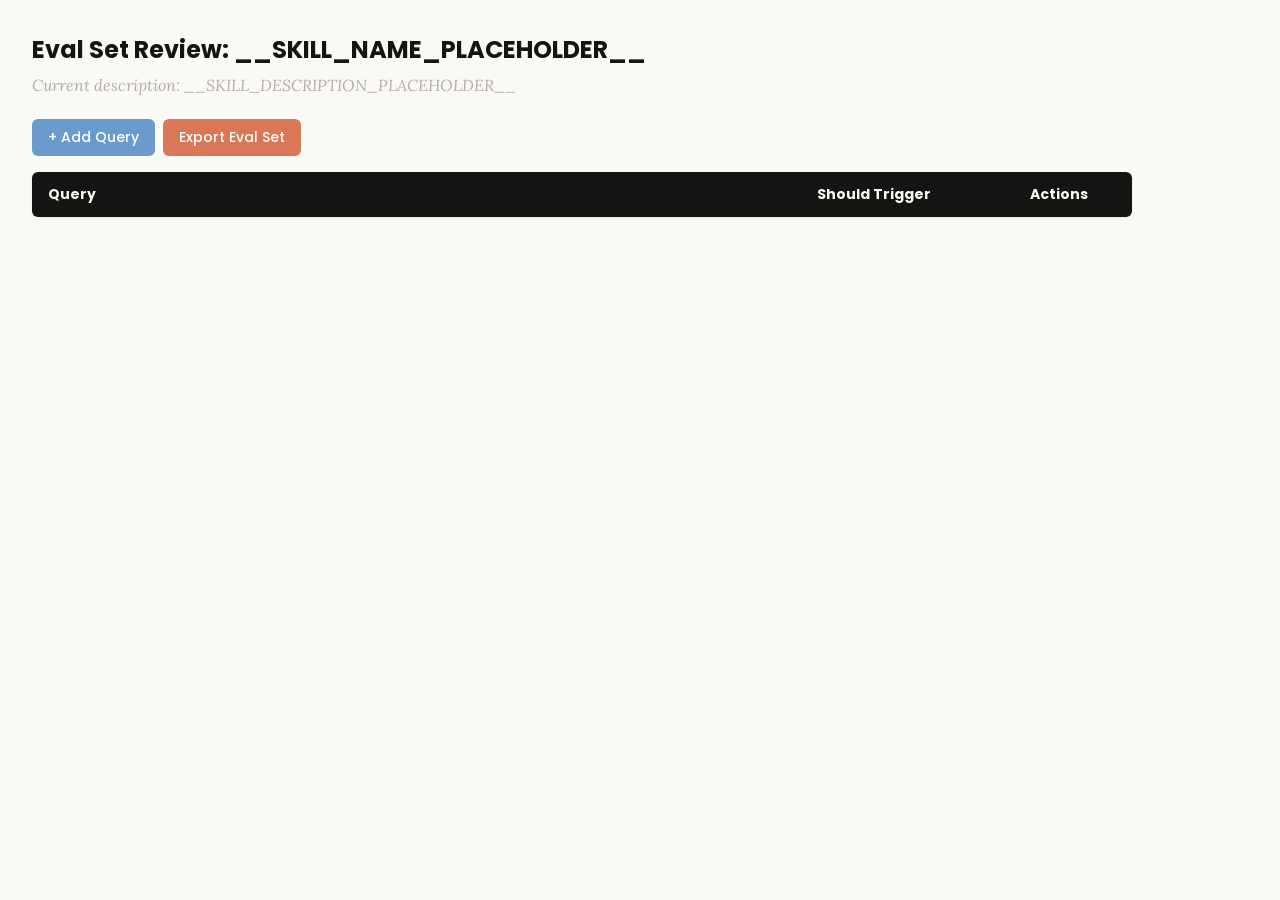
<file: .claude/skills/skill-creator/assets/eval_review.html>
<!DOCTYPE html>
<html lang="en">
<head>
  <meta charset="UTF-8">
  <meta name="viewport" content="width=device-width, initial-scale=1.0">
  <title>Eval Set Review - __SKILL_NAME_PLACEHOLDER__</title>
  <link rel="preconnect" href="https://fonts.googleapis.com">
  <link rel="preconnect" href="https://fonts.gstatic.com" crossorigin>
  <link href="https://fonts.googleapis.com/css2?family=Poppins:wght@500;600&family=Lora:wght@400;500&display=swap" rel="stylesheet">
  <style>
    * { box-sizing: border-box; margin: 0; padding: 0; }
    body { font-family: 'Lora', Georgia, serif; background: #faf9f5; padding: 2rem; color: #141413; }
    h1 { font-family: 'Poppins', sans-serif; margin-bottom: 0.5rem; font-size: 1.5rem; }
    .description { color: #b0aea5; margin-bottom: 1.5rem; font-style: italic; max-width: 900px; }
    .controls { margin-bottom: 1rem; display: flex; gap: 0.5rem; }
    .btn { font-family: 'Poppins', sans-serif; padding: 0.5rem 1rem; border: none; border-radius: 6px; cursor: pointer; font-size: 0.875rem; font-weight: 500; }
    .btn-add { background: #6a9bcc; color: white; }
    .btn-add:hover { background: #5889b8; }
    .btn-export { background: #d97757; color: white; }
    .btn-export:hover { background: #c4613f; }
    table { width: 100%; max-width: 1100px; border-collapse: collapse; background: white; border-radius: 6px; overflow: hidden; box-shadow: 0 1px 3px rgba(0,0,0,0.08); }
    th { font-family: 'Poppins', sans-serif; background: #141413; color: #faf9f5; padding: 0.75rem 1rem; text-align: left; font-size: 0.875rem; }
    td { padding: 0.75rem 1rem; border-bottom: 1px solid #e8e6dc; vertical-align: top; }
    tr:nth-child(even) td { background: #faf9f5; }
    tr:hover td { background: #f3f1ea; }
    .section-header td { background: #e8e6dc; font-family: 'Poppins', sans-serif; font-weight: 500; font-size: 0.8rem; color: #141413; text-transform: uppercase; letter-spacing: 0.05em; }
    .query-input { width: 100%; padding: 0.4rem; border: 1px solid #e8e6dc; border-radius: 4px; font-size: 0.875rem; font-family: 'Lora', Georgia, serif; resize: vertical; min-height: 60px; }
    .query-input:focus { outline: none; border-color: #d97757; box-shadow: 0 0 0 2px rgba(217,119,87,0.15); }
    .toggle { position: relative; display: inline-block; width: 44px; height: 24px; }
    .toggle input { opacity: 0; width: 0; height: 0; }
    .toggle .slider { position: absolute; inset: 0; background: #b0aea5; border-radius: 24px; cursor: pointer; transition: 0.2s; }
    .toggle .slider::before { content: ""; position: absolute; width: 18px; height: 18px; left: 3px; bottom: 3px; background: white; border-radius: 50%; transition: 0.2s; }
    .toggle input:checked + .slider { background: #d97757; }
    .toggle input:checked + .slider::before { transform: translateX(20px); }
    .btn-delete { background: #c44; color: white; padding: 0.3rem 0.6rem; border: none; border-radius: 4px; cursor: pointer; font-size: 0.75rem; font-family: 'Poppins', sans-serif; }
    .btn-delete:hover { background: #a33; }
    .summary { margin-top: 1rem; color: #b0aea5; font-size: 0.875rem; }
  </style>
</head>
<body>
  <h1>Eval Set Review: <span id="skill-name">__SKILL_NAME_PLACEHOLDER__</span></h1>
  <p class="description">Current description: <span id="skill-desc">__SKILL_DESCRIPTION_PLACEHOLDER__</span></p>

  <div class="controls">
    <button class="btn btn-add" onclick="addRow()">+ Add Query</button>
    <button class="btn btn-export" onclick="exportEvalSet()">Export Eval Set</button>
  </div>

  <table>
    <thead>
      <tr>
        <th style="width:65%">Query</th>
        <th style="width:18%">Should Trigger</th>
        <th style="width:10%">Actions</th>
      </tr>
    </thead>
    <tbody id="eval-body"></tbody>
  </table>

  <p class="summary" id="summary"></p>

  <script>
    const EVAL_DATA = __EVAL_DATA_PLACEHOLDER__;

    let evalItems = [...EVAL_DATA];

    function render() {
      const tbody = document.getElementById('eval-body');
      tbody.innerHTML = '';

      // Sort: should-trigger first, then should-not-trigger
      const sorted = evalItems
        .map((item, origIdx) => ({ ...item, origIdx }))
        .sort((a, b) => (b.should_trigger ? 1 : 0) - (a.should_trigger ? 1 : 0));

      let lastGroup = null;
      sorted.forEach(item => {
        const group = item.should_trigger ? 'trigger' : 'no-trigger';
        if (group !== lastGroup) {
          const headerRow = document.createElement('tr');
          headerRow.className = 'section-header';
          headerRow.innerHTML = `<td colspan="3">${item.should_trigger ? 'Should Trigger' : 'Should NOT Trigger'}</td>`;
          tbody.appendChild(headerRow);
          lastGroup = group;
        }

        const idx = item.origIdx;
        const tr = document.createElement('tr');
        tr.innerHTML = `
          <td><textarea class="query-input" onchange="updateQuery(${idx}, this.value)">${escapeHtml(item.query)}</textarea></td>
          <td>
            <label class="toggle">
              <input type="checkbox" ${item.should_trigger ? 'checked' : ''} onchange="updateTrigger(${idx}, this.checked)">
              <span class="slider"></span>
            </label>
            <span style="margin-left:8px;font-size:0.8rem;color:#b0aea5">${item.should_trigger ? 'Yes' : 'No'}</span>
          </td>
          <td><button class="btn-delete" onclick="deleteRow(${idx})">Delete</button></td>
        `;
        tbody.appendChild(tr);
      });
      updateSummary();
    }

    function escapeHtml(text) {
      const div = document.createElement('div');
      div.textContent = text;
      return div.innerHTML;
    }

    function updateQuery(idx, value) { evalItems[idx].query = value; updateSummary(); }
    function updateTrigger(idx, value) { evalItems[idx].should_trigger = value; render(); }
    function deleteRow(idx) { evalItems.splice(idx, 1); render(); }

    function addRow() {
      evalItems.push({ query: '', should_trigger: true });
      render();
      const inputs = document.querySelectorAll('.query-input');
      inputs[inputs.length - 1].focus();
    }

    function updateSummary() {
      const trigger = evalItems.filter(i => i.should_trigger).length;
      const noTrigger = evalItems.filter(i => !i.should_trigger).length;
      document.getElementById('summary').textContent =
        `${evalItems.length} queries total: ${trigger} should trigger, ${noTrigger} should not trigger`;
    }

    function exportEvalSet() {
      const valid = evalItems.filter(i => i.query.trim() !== '');
      const data = valid.map(i => ({ query: i.query.trim(), should_trigger: i.should_trigger }));
      const blob = new Blob([JSON.stringify(data, null, 2)], { type: 'application/json' });
      const url = URL.createObjectURL(blob);
      const a = document.createElement('a');
      a.href = url;
      a.download = 'eval_set.json';
      document.body.appendChild(a);
      a.click();
      document.body.removeChild(a);
      URL.revokeObjectURL(url);
    }

    render();
  </script>
</body>
</html>
</file>
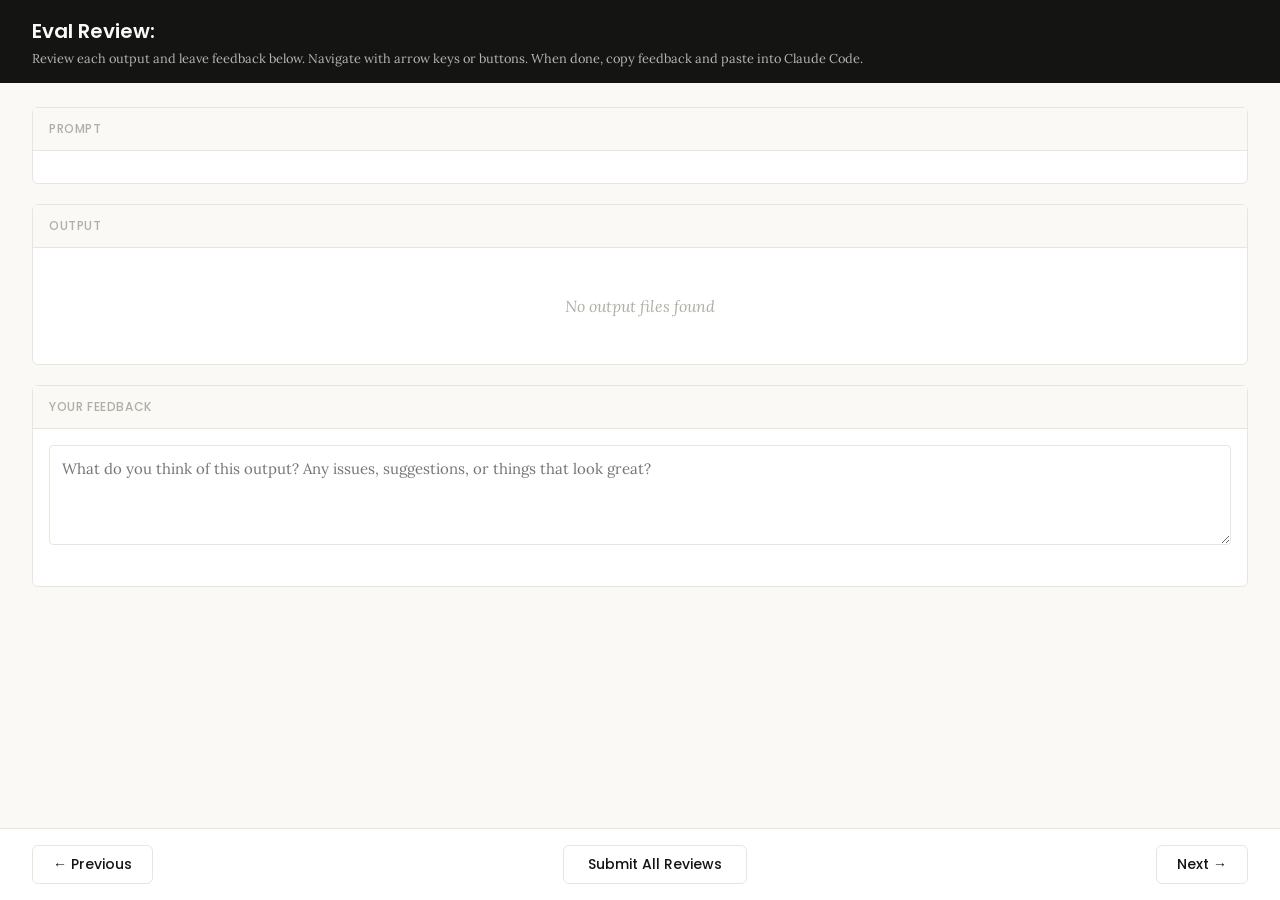
<file: .claude/skills/skill-creator/eval-viewer/viewer.html>
<!DOCTYPE html>
<html lang="en">
<head>
  <meta charset="UTF-8">
  <meta name="viewport" content="width=device-width, initial-scale=1.0">
  <title>Eval Review</title>
  <link rel="preconnect" href="https://fonts.googleapis.com">
  <link rel="preconnect" href="https://fonts.gstatic.com" crossorigin>
  <link href="https://fonts.googleapis.com/css2?family=Poppins:wght@500;600&family=Lora:wght@400;500&display=swap" rel="stylesheet">
  <script src="https://cdn.sheetjs.com/xlsx-0.20.3/package/dist/xlsx.full.min.js" integrity="sha384-EnyY0/GSHQGSxSgMwaIPzSESbqoOLSexfnSMN2AP+39Ckmn92stwABZynq1JyzdT" crossorigin="anonymous"></script>
  <style>
    :root {
      --bg: #faf9f5;
      --surface: #ffffff;
      --border: #e8e6dc;
      --text: #141413;
      --text-muted: #b0aea5;
      --accent: #d97757;
      --accent-hover: #c4613f;
      --green: #788c5d;
      --green-bg: #eef2e8;
      --red: #c44;
      --red-bg: #fceaea;
      --header-bg: #141413;
      --header-text: #faf9f5;
      --radius: 6px;
    }

    * { box-sizing: border-box; margin: 0; padding: 0; }

    body {
      font-family: 'Lora', Georgia, serif;
      background: var(--bg);
      color: var(--text);
      height: 100vh;
      display: flex;
      flex-direction: column;
    }

    /* ---- Header ---- */
    .header {
      background: var(--header-bg);
      color: var(--header-text);
      padding: 1rem 2rem;
      display: flex;
      justify-content: space-between;
      align-items: center;
      flex-shrink: 0;
    }
    .header h1 {
      font-family: 'Poppins', sans-serif;
      font-size: 1.25rem;
      font-weight: 600;
    }
    .header .instructions {
      font-size: 0.8rem;
      opacity: 0.7;
      margin-top: 0.25rem;
    }
    .header .progress {
      font-size: 0.875rem;
      opacity: 0.8;
      text-align: right;
    }

    /* ---- Main content ---- */
    .main {
      flex: 1;
      overflow-y: auto;
      padding: 1.5rem 2rem;
      display: flex;
      flex-direction: column;
      gap: 1.25rem;
    }

    /* ---- Sections ---- */
    .section {
      background: var(--surface);
      border: 1px solid var(--border);
      border-radius: var(--radius);
      flex-shrink: 0;
    }
    .section-header {
      font-family: 'Poppins', sans-serif;
      padding: 0.75rem 1rem;
      font-size: 0.75rem;
      font-weight: 500;
      text-transform: uppercase;
      letter-spacing: 0.05em;
      color: var(--text-muted);
      border-bottom: 1px solid var(--border);
      background: var(--bg);
    }
    .section-body {
      padding: 1rem;
    }

    /* ---- Config badge ---- */
    .config-badge {
      display: inline-block;
      padding: 0.2rem 0.625rem;
      border-radius: 9999px;
      font-family: 'Poppins', sans-serif;
      font-size: 0.6875rem;
      font-weight: 600;
      text-transform: uppercase;
      letter-spacing: 0.03em;
      margin-left: 0.75rem;
      vertical-align: middle;
    }
    .config-badge.config-primary {
      background: rgba(33, 150, 243, 0.12);
      color: #1976d2;
    }
    .config-badge.config-baseline {
      background: rgba(255, 193, 7, 0.15);
      color: #f57f17;
    }

    /* ---- Prompt ---- */
    .prompt-text {
      white-space: pre-wrap;
      font-size: 0.9375rem;
      line-height: 1.6;
    }

    /* ---- Outputs ---- */
    .output-file {
      border: 1px solid var(--border);
      border-radius: var(--radius);
      overflow: hidden;
    }
    .output-file + .output-file {
      margin-top: 1rem;
    }
    .output-file-header {
      padding: 0.5rem 0.75rem;
      font-size: 0.8rem;
      font-weight: 600;
      color: var(--text-muted);
      background: var(--bg);
      border-bottom: 1px solid var(--border);
      font-family: 'SF Mono', SFMono-Regular, Consolas, 'Liberation Mono', Menlo, monospace;
      display: flex;
      justify-content: space-between;
      align-items: center;
    }
    .output-file-header .dl-btn {
      font-size: 0.7rem;
      color: var(--accent);
      text-decoration: none;
      cursor: pointer;
      font-family: -apple-system, BlinkMacSystemFont, 'Segoe UI', sans-serif;
      font-weight: 500;
      opacity: 0.8;
    }
    .output-file-header .dl-btn:hover {
      opacity: 1;
      text-decoration: underline;
    }
    .output-file-content {
      padding: 0.75rem;
      overflow-x: auto;
    }
    .output-file-content pre {
      font-size: 0.8125rem;
      line-height: 1.5;
      white-space: pre-wrap;
      word-break: break-word;
      font-family: 'SF Mono', SFMono-Regular, Consolas, 'Liberation Mono', Menlo, monospace;
    }
    .output-file-content img {
      max-width: 100%;
      height: auto;
      border-radius: 4px;
    }
    .output-file-content iframe {
      width: 100%;
      height: 600px;
      border: none;
    }
    .output-file-content table {
      border-collapse: collapse;
      font-size: 0.8125rem;
      width: 100%;
    }
    .output-file-content table td,
    .output-file-content table th {
      border: 1px solid var(--border);
      padding: 0.375rem 0.5rem;
      text-align: left;
    }
    .output-file-content table th {
      background: var(--bg);
      font-weight: 600;
    }
    .output-file-content .download-link {
      display: inline-flex;
      align-items: center;
      gap: 0.5rem;
      padding: 0.5rem 1rem;
      background: var(--bg);
      border: 1px solid var(--border);
      border-radius: 4px;
      color: var(--accent);
      text-decoration: none;
      font-size: 0.875rem;
      cursor: pointer;
    }
    .output-file-content .download-link:hover {
      background: var(--border);
    }
    .empty-state {
      color: var(--text-muted);
      font-style: italic;
      padding: 2rem;
      text-align: center;
    }

    /* ---- Feedback ---- */
    .prev-feedback {
      background: var(--bg);
      border: 1px solid var(--border);
      border-radius: 4px;
      padding: 0.625rem 0.75rem;
      margin-top: 0.75rem;
      font-size: 0.8125rem;
      color: var(--text-muted);
      line-height: 1.5;
    }
    .prev-feedback-label {
      font-size: 0.7rem;
      font-weight: 600;
      text-transform: uppercase;
      letter-spacing: 0.04em;
      margin-bottom: 0.25rem;
      color: var(--text-muted);
    }
    .feedback-textarea {
      width: 100%;
      min-height: 100px;
      padding: 0.75rem;
      border: 1px solid var(--border);
      border-radius: 4px;
      font-family: inherit;
      font-size: 0.9375rem;
      line-height: 1.5;
      resize: vertical;
      color: var(--text);
    }
    .feedback-textarea:focus {
      outline: none;
      border-color: var(--accent);
      box-shadow: 0 0 0 3px rgba(37, 99, 235, 0.1);
    }
    .feedback-status {
      font-size: 0.75rem;
      color: var(--text-muted);
      margin-top: 0.5rem;
      min-height: 1.1em;
    }

    /* ---- Grades (collapsible) ---- */
    .grades-toggle {
      display: flex;
      align-items: center;
      cursor: pointer;
      user-select: none;
    }
    .grades-toggle:hover {
      color: var(--accent);
    }
    .grades-toggle .arrow {
      margin-right: 0.5rem;
      transition: transform 0.15s;
      font-size: 0.75rem;
    }
    .grades-toggle .arrow.open {
      transform: rotate(90deg);
    }
    .grades-content {
      display: none;
      margin-top: 0.75rem;
    }
    .grades-content.open {
      display: block;
    }
    .grades-summary {
      font-size: 0.875rem;
      margin-bottom: 0.75rem;
      display: flex;
      align-items: center;
      gap: 0.5rem;
    }
    .grade-badge {
      display: inline-block;
      padding: 0.125rem 0.5rem;
      border-radius: 9999px;
      font-size: 0.75rem;
      font-weight: 600;
    }
    .grade-pass { background: var(--green-bg); color: var(--green); }
    .grade-fail { background: var(--red-bg); color: var(--red); }
    .assertion-list {
      list-style: none;
    }
    .assertion-item {
      padding: 0.625rem 0;
      border-bottom: 1px solid var(--border);
      font-size: 0.8125rem;
    }
    .assertion-item:last-child { border-bottom: none; }
    .assertion-status {
      font-weight: 600;
      margin-right: 0.5rem;
    }
    .assertion-status.pass { color: var(--green); }
    .assertion-status.fail { color: var(--red); }
    .assertion-evidence {
      color: var(--text-muted);
      font-size: 0.75rem;
      margin-top: 0.25rem;
      padding-left: 1.5rem;
    }

    /* ---- View tabs ---- */
    .view-tabs {
      display: flex;
      gap: 0;
      padding: 0 2rem;
      background: var(--bg);
      border-bottom: 1px solid var(--border);
      flex-shrink: 0;
    }
    .view-tab {
      font-family: 'Poppins', sans-serif;
      padding: 0.625rem 1.25rem;
      font-size: 0.8125rem;
      font-weight: 500;
      cursor: pointer;
      border: none;
      background: none;
      color: var(--text-muted);
      border-bottom: 2px solid transparent;
      transition: all 0.15s;
    }
    .view-tab:hover { color: var(--text); }
    .view-tab.active {
      color: var(--accent);
      border-bottom-color: var(--accent);
    }
    .view-panel { display: none; }
    .view-panel.active { display: flex; flex-direction: column; flex: 1; overflow: hidden; }

    /* ---- Benchmark view ---- */
    .benchmark-view {
      padding: 1.5rem 2rem;
      overflow-y: auto;
      flex: 1;
    }
    .benchmark-table {
      border-collapse: collapse;
      background: var(--surface);
      border: 1px solid var(--border);
      border-radius: var(--radius);
      font-size: 0.8125rem;
      width: 100%;
      margin-bottom: 1.5rem;
    }
    .benchmark-table th, .benchmark-table td {
      padding: 0.625rem 0.75rem;
      text-align: left;
      border: 1px solid var(--border);
    }
    .benchmark-table th {
      font-family: 'Poppins', sans-serif;
      background: var(--header-bg);
      color: var(--header-text);
      font-weight: 500;
      font-size: 0.75rem;
      text-transform: uppercase;
      letter-spacing: 0.04em;
    }
    .benchmark-table tr:hover { background: var(--bg); }
    .benchmark-table tr.benchmark-row-with { background: rgba(33, 150, 243, 0.06); }
    .benchmark-table tr.benchmark-row-without { background: rgba(255, 193, 7, 0.06); }
    .benchmark-table tr.benchmark-row-with:hover { background: rgba(33, 150, 243, 0.12); }
    .benchmark-table tr.benchmark-row-without:hover { background: rgba(255, 193, 7, 0.12); }
    .benchmark-table tr.benchmark-row-avg { font-weight: 600; border-top: 2px solid var(--border); }
    .benchmark-table tr.benchmark-row-avg.benchmark-row-with { background: rgba(33, 150, 243, 0.12); }
    .benchmark-table tr.benchmark-row-avg.benchmark-row-without { background: rgba(255, 193, 7, 0.12); }
    .benchmark-delta-positive { color: var(--green); font-weight: 600; }
    .benchmark-delta-negative { color: var(--red); font-weight: 600; }
    .benchmark-notes {
      background: var(--surface);
      border: 1px solid var(--border);
      border-radius: var(--radius);
      padding: 1rem;
    }
    .benchmark-notes h3 {
      font-family: 'Poppins', sans-serif;
      font-size: 0.875rem;
      margin-bottom: 0.75rem;
    }
    .benchmark-notes ul {
      list-style: disc;
      padding-left: 1.25rem;
    }
    .benchmark-notes li {
      font-size: 0.8125rem;
      line-height: 1.6;
      margin-bottom: 0.375rem;
    }
    .benchmark-empty {
      color: var(--text-muted);
      font-style: italic;
      text-align: center;
      padding: 3rem;
    }

    /* ---- Navigation ---- */
    .nav {
      display: flex;
      justify-content: space-between;
      align-items: center;
      padding: 1rem 2rem;
      border-top: 1px solid var(--border);
      background: var(--surface);
      flex-shrink: 0;
    }
    .nav-btn {
      font-family: 'Poppins', sans-serif;
      padding: 0.5rem 1.25rem;
      border: 1px solid var(--border);
      border-radius: var(--radius);
      background: var(--surface);
      cursor: pointer;
      font-size: 0.875rem;
      font-weight: 500;
      color: var(--text);
      transition: all 0.15s;
    }
    .nav-btn:hover:not(:disabled) {
      background: var(--bg);
      border-color: var(--text-muted);
    }
    .nav-btn:disabled {
      opacity: 0.4;
      cursor: not-allowed;
    }
    .done-btn {
      font-family: 'Poppins', sans-serif;
      padding: 0.5rem 1.5rem;
      border: 1px solid var(--border);
      border-radius: var(--radius);
      background: var(--surface);
      color: var(--text);
      cursor: pointer;
      font-size: 0.875rem;
      font-weight: 500;
      transition: all 0.15s;
    }
    .done-btn:hover {
      background: var(--bg);
      border-color: var(--text-muted);
    }
    .done-btn.ready {
      border: none;
      background: var(--accent);
      color: white;
      font-weight: 600;
    }
    .done-btn.ready:hover {
      background: var(--accent-hover);
    }
    /* ---- Done overlay ---- */
    .done-overlay {
      display: none;
      position: fixed;
      inset: 0;
      background: rgba(0, 0, 0, 0.5);
      z-index: 100;
      justify-content: center;
      align-items: center;
    }
    .done-overlay.visible {
      display: flex;
    }
    .done-card {
      background: var(--surface);
      border-radius: 12px;
      padding: 2rem 3rem;
      text-align: center;
      box-shadow: 0 20px 60px rgba(0, 0, 0, 0.3);
      max-width: 500px;
    }
    .done-card h2 {
      font-size: 1.5rem;
      margin-bottom: 0.5rem;
    }
    .done-card p {
      color: var(--text-muted);
      margin-bottom: 1.5rem;
      line-height: 1.5;
    }
    .done-card .btn-row {
      display: flex;
      gap: 0.5rem;
      justify-content: center;
    }
    .done-card button {
      padding: 0.5rem 1.25rem;
      border: 1px solid var(--border);
      border-radius: var(--radius);
      background: var(--surface);
      cursor: pointer;
      font-size: 0.875rem;
    }
    .done-card button:hover {
      background: var(--bg);
    }
    /* ---- Toast ---- */
    .toast {
      position: fixed;
      bottom: 5rem;
      left: 50%;
      transform: translateX(-50%);
      background: var(--header-bg);
      color: var(--header-text);
      padding: 0.625rem 1.25rem;
      border-radius: var(--radius);
      font-size: 0.875rem;
      opacity: 0;
      transition: opacity 0.3s;
      pointer-events: none;
      z-index: 200;
    }
    .toast.visible {
      opacity: 1;
    }
  </style>
</head>
<body>
  <div id="app" style="height:100vh; display:flex; flex-direction:column;">
    <div class="header">
      <div>
        <h1>Eval Review: <span id="skill-name"></span></h1>
        <div class="instructions">Review each output and leave feedback below. Navigate with arrow keys or buttons. When done, copy feedback and paste into Claude Code.</div>
      </div>
      <div class="progress" id="progress"></div>
    </div>

    <!-- View tabs (only shown when benchmark data exists) -->
    <div class="view-tabs" id="view-tabs" style="display:none;">
      <button class="view-tab active" onclick="switchView('outputs')">Outputs</button>
      <button class="view-tab" onclick="switchView('benchmark')">Benchmark</button>
    </div>

    <!-- Outputs panel (qualitative review) -->
    <div class="view-panel active" id="panel-outputs">
    <div class="main">
      <!-- Prompt -->
      <div class="section">
        <div class="section-header">Prompt <span class="config-badge" id="config-badge" style="display:none;"></span></div>
        <div class="section-body">
          <div class="prompt-text" id="prompt-text"></div>
        </div>
      </div>

      <!-- Outputs -->
      <div class="section">
        <div class="section-header">Output</div>
        <div class="section-body" id="outputs-body">
          <div class="empty-state">No output files found</div>
        </div>
      </div>

      <!-- Previous Output (collapsible) -->
      <div class="section" id="prev-outputs-section" style="display:none;">
        <div class="section-header">
          <div class="grades-toggle" onclick="togglePrevOutputs()">
            <span class="arrow" id="prev-outputs-arrow">&#9654;</span>
            Previous Output
          </div>
        </div>
        <div class="grades-content" id="prev-outputs-content"></div>
      </div>

      <!-- Grades (collapsible) -->
      <div class="section" id="grades-section" style="display:none;">
        <div class="section-header">
          <div class="grades-toggle" onclick="toggleGrades()">
            <span class="arrow" id="grades-arrow">&#9654;</span>
            Formal Grades
          </div>
        </div>
        <div class="grades-content" id="grades-content"></div>
      </div>

      <!-- Feedback -->
      <div class="section">
        <div class="section-header">Your Feedback</div>
        <div class="section-body">
          <textarea
            class="feedback-textarea"
            id="feedback"
            placeholder="What do you think of this output? Any issues, suggestions, or things that look great?"
          ></textarea>
          <div class="feedback-status" id="feedback-status"></div>
          <div class="prev-feedback" id="prev-feedback" style="display:none;">
            <div class="prev-feedback-label">Previous feedback</div>
            <div id="prev-feedback-text"></div>
          </div>
        </div>
      </div>
    </div>

    <div class="nav" id="outputs-nav">
      <button class="nav-btn" id="prev-btn" onclick="navigate(-1)">&#8592; Previous</button>
      <button class="done-btn" id="done-btn" onclick="showDoneDialog()">Submit All Reviews</button>
      <button class="nav-btn" id="next-btn" onclick="navigate(1)">Next &#8594;</button>
    </div>
    </div><!-- end panel-outputs -->

    <!-- Benchmark panel (quantitative stats) -->
    <div class="view-panel" id="panel-benchmark">
      <div class="benchmark-view" id="benchmark-content">
        <div class="benchmark-empty">No benchmark data available. Run a benchmark to see quantitative results here.</div>
      </div>
    </div>
  </div>

  <!-- Done overlay -->
  <div class="done-overlay" id="done-overlay">
    <div class="done-card">
      <h2>Review Complete</h2>
      <p>Your feedback has been saved. Go back to your Claude Code session and tell Claude you're done reviewing.</p>
      <div class="btn-row">
        <button onclick="closeDoneDialog()">OK</button>
      </div>
    </div>
  </div>

  <!-- Toast -->
  <div class="toast" id="toast"></div>

  <script>
    // ---- Embedded data (injected by generate_review.py) ----
    /*__EMBEDDED_DATA__*/

    // ---- State ----
    let feedbackMap = {};  // run_id -> feedback text
    let currentIndex = 0;
    let visitedRuns = new Set();

    // ---- Init ----
    async function init() {
      // Load saved feedback from server — but only if this isn't a fresh
      // iteration (indicated by previous_feedback being present). When
      // previous feedback exists, the feedback.json on disk is stale from
      // the prior iteration and should not pre-fill the textareas.
      const hasPrevious = Object.keys(EMBEDDED_DATA.previous_feedback || {}).length > 0
        || Object.keys(EMBEDDED_DATA.previous_outputs || {}).length > 0;
      if (!hasPrevious) {
        try {
          const resp = await fetch("/api/feedback");
          const data = await resp.json();
          if (data.reviews) {
            for (const r of data.reviews) feedbackMap[r.run_id] = r.feedback;
          }
        } catch { /* first run, no feedback yet */ }
      }

      document.getElementById("skill-name").textContent = EMBEDDED_DATA.skill_name;
      showRun(0);

      // Wire up feedback auto-save
      const textarea = document.getElementById("feedback");
      let saveTimeout = null;
      textarea.addEventListener("input", () => {
        clearTimeout(saveTimeout);
        document.getElementById("feedback-status").textContent = "";
        saveTimeout = setTimeout(() => saveCurrentFeedback(), 800);
      });
    }

    // ---- Navigation ----
    function navigate(delta) {
      const newIndex = currentIndex + delta;
      if (newIndex >= 0 && newIndex < EMBEDDED_DATA.runs.length) {
        saveCurrentFeedback();
        showRun(newIndex);
      }
    }

    function updateNavButtons() {
      document.getElementById("prev-btn").disabled = currentIndex === 0;
      document.getElementById("next-btn").disabled =
        currentIndex === EMBEDDED_DATA.runs.length - 1;
    }

    // ---- Show a run ----
    function showRun(index) {
      currentIndex = index;
      const run = EMBEDDED_DATA.runs[index];

      // Progress
      document.getElementById("progress").textContent =
        `${index + 1} of ${EMBEDDED_DATA.runs.length}`;

      // Prompt
      document.getElementById("prompt-text").textContent = run.prompt;

      // Config badge
      const badge = document.getElementById("config-badge");
      const configMatch = run.id.match(/(with_skill|without_skill|new_skill|old_skill)/);
      if (configMatch) {
        const config = configMatch[1];
        const isBaseline = config === "without_skill" || config === "old_skill";
        badge.textContent = config.replace(/_/g, " ");
        badge.className = "config-badge " + (isBaseline ? "config-baseline" : "config-primary");
        badge.style.display = "inline-block";
      } else {
        badge.style.display = "none";
      }

      // Outputs
      renderOutputs(run);

      // Previous outputs
      renderPrevOutputs(run);

      // Grades
      renderGrades(run);

      // Previous feedback
      const prevFb = (EMBEDDED_DATA.previous_feedback || {})[run.id];
      const prevEl = document.getElementById("prev-feedback");
      if (prevFb) {
        document.getElementById("prev-feedback-text").textContent = prevFb;
        prevEl.style.display = "block";
      } else {
        prevEl.style.display = "none";
      }

      // Feedback
      document.getElementById("feedback").value = feedbackMap[run.id] || "";
      document.getElementById("feedback-status").textContent = "";

      updateNavButtons();

      // Track visited runs and promote done button when all visited
      visitedRuns.add(index);
      const doneBtn = document.getElementById("done-btn");
      if (visitedRuns.size >= EMBEDDED_DATA.runs.length) {
        doneBtn.classList.add("ready");
      }

      // Scroll main content to top
      document.querySelector(".main").scrollTop = 0;
    }

    // ---- Render outputs ----
    function renderOutputs(run) {
      const container = document.getElementById("outputs-body");
      container.innerHTML = "";

      const outputs = run.outputs || [];
      if (outputs.length === 0) {
        container.innerHTML = '<div class="empty-state">No output files</div>';
        return;
      }

      for (const file of outputs) {
        const fileDiv = document.createElement("div");
        fileDiv.className = "output-file";

        // Always show file header with download link
        const header = document.createElement("div");
        header.className = "output-file-header";
        const nameSpan = document.createElement("span");
        nameSpan.textContent = file.name;
        header.appendChild(nameSpan);
        const dlBtn = document.createElement("a");
        dlBtn.className = "dl-btn";
        dlBtn.textContent = "Download";
        dlBtn.download = file.name;
        dlBtn.href = getDownloadUri(file);
        header.appendChild(dlBtn);
        fileDiv.appendChild(header);

        const content = document.createElement("div");
        content.className = "output-file-content";

        if (file.type === "text") {
          const pre = document.createElement("pre");
          pre.textContent = file.content;
          content.appendChild(pre);
        } else if (file.type === "image") {
          const img = document.createElement("img");
          img.src = file.data_uri;
          img.alt = file.name;
          content.appendChild(img);
        } else if (file.type === "pdf") {
          const iframe = document.createElement("iframe");
          iframe.src = file.data_uri;
          content.appendChild(iframe);
        } else if (file.type === "xlsx") {
          renderXlsx(content, file.data_b64);
        } else if (file.type === "binary") {
          const a = document.createElement("a");
          a.className = "download-link";
          a.href = file.data_uri;
          a.download = file.name;
          a.textContent = "Download " + file.name;
          content.appendChild(a);
        } else if (file.type === "error") {
          const pre = document.createElement("pre");
          pre.textContent = file.content;
          pre.style.color = "var(--red)";
          content.appendChild(pre);
        }

        fileDiv.appendChild(content);
        container.appendChild(fileDiv);
      }
    }

    // ---- XLSX rendering via SheetJS ----
    function renderXlsx(container, b64Data) {
      try {
        const raw = Uint8Array.from(atob(b64Data), c => c.charCodeAt(0));
        const wb = XLSX.read(raw, { type: "array" });

        for (let i = 0; i < wb.SheetNames.length; i++) {
          const sheetName = wb.SheetNames[i];
          const ws = wb.Sheets[sheetName];

          if (wb.SheetNames.length > 1) {
            const sheetLabel = document.createElement("div");
            sheetLabel.style.cssText =
              "font-weight:600; font-size:0.8rem; color:#b0aea5; margin-top:0.5rem; margin-bottom:0.25rem;";
            sheetLabel.textContent = "Sheet: " + sheetName;
            container.appendChild(sheetLabel);
          }

          const htmlStr = XLSX.utils.sheet_to_html(ws, { editable: false });
          const wrapper = document.createElement("div");
          wrapper.innerHTML = htmlStr;
          container.appendChild(wrapper);
        }
      } catch (err) {
        container.textContent = "Error rendering spreadsheet: " + err.message;
      }
    }

    // ---- Grades ----
    function renderGrades(run) {
      const section = document.getElementById("grades-section");
      const content = document.getElementById("grades-content");

      if (!run.grading) {
        section.style.display = "none";
        return;
      }

      const grading = run.grading;
      section.style.display = "block";
      // Reset to collapsed
      content.classList.remove("open");
      document.getElementById("grades-arrow").classList.remove("open");

      const summary = grading.summary || {};
      const expectations = grading.expectations || [];

      let html = '<div style="padding: 1rem;">';

      // Summary line
      const passRate = summary.pass_rate != null
        ? Math.round(summary.pass_rate * 100) + "%"
        : "?";
      const badgeClass = summary.pass_rate >= 0.8 ? "grade-pass" : summary.pass_rate >= 0.5 ? "" : "grade-fail";
      html += '<div class="grades-summary">';
      html += '<span class="grade-badge ' + badgeClass + '">' + passRate + '</span>';
      html += '<span>' + (summary.passed || 0) + ' passed, ' + (summary.failed || 0) + ' failed of ' + (summary.total || 0) + '</span>';
      html += '</div>';

      // Assertions list
      html += '<ul class="assertion-list">';
      for (const exp of expectations) {
        const statusClass = exp.passed ? "pass" : "fail";
        const statusIcon = exp.passed ? "\u2713" : "\u2717";
        html += '<li class="assertion-item">';
        html += '<span class="assertion-status ' + statusClass + '">' + statusIcon + '</span>';
        html += '<span>' + escapeHtml(exp.text) + '</span>';
        if (exp.evidence) {
          html += '<div class="assertion-evidence">' + escapeHtml(exp.evidence) + '</div>';
        }
        html += '</li>';
      }
      html += '</ul>';

      html += '</div>';
      content.innerHTML = html;
    }

    function toggleGrades() {
      const content = document.getElementById("grades-content");
      const arrow = document.getElementById("grades-arrow");
      content.classList.toggle("open");
      arrow.classList.toggle("open");
    }

    // ---- Previous outputs (collapsible) ----
    function renderPrevOutputs(run) {
      const section = document.getElementById("prev-outputs-section");
      const content = document.getElementById("prev-outputs-content");
      const prevOutputs = (EMBEDDED_DATA.previous_outputs || {})[run.id];

      if (!prevOutputs || prevOutputs.length === 0) {
        section.style.display = "none";
        return;
      }

      section.style.display = "block";
      // Reset to collapsed
      content.classList.remove("open");
      document.getElementById("prev-outputs-arrow").classList.remove("open");

      // Render the files into the content area
      content.innerHTML = "";
      const wrapper = document.createElement("div");
      wrapper.style.padding = "1rem";

      for (const file of prevOutputs) {
        const fileDiv = document.createElement("div");
        fileDiv.className = "output-file";

        const header = document.createElement("div");
        header.className = "output-file-header";
        const nameSpan = document.createElement("span");
        nameSpan.textContent = file.name;
        header.appendChild(nameSpan);
        const dlBtn = document.createElement("a");
        dlBtn.className = "dl-btn";
        dlBtn.textContent = "Download";
        dlBtn.download = file.name;
        dlBtn.href = getDownloadUri(file);
        header.appendChild(dlBtn);
        fileDiv.appendChild(header);

        const fc = document.createElement("div");
        fc.className = "output-file-content";

        if (file.type === "text") {
          const pre = document.createElement("pre");
          pre.textContent = file.content;
          fc.appendChild(pre);
        } else if (file.type === "image") {
          const img = document.createElement("img");
          img.src = file.data_uri;
          img.alt = file.name;
          fc.appendChild(img);
        } else if (file.type === "pdf") {
          const iframe = document.createElement("iframe");
          iframe.src = file.data_uri;
          fc.appendChild(iframe);
        } else if (file.type === "xlsx") {
          renderXlsx(fc, file.data_b64);
        } else if (file.type === "binary") {
          const a = document.createElement("a");
          a.className = "download-link";
          a.href = file.data_uri;
          a.download = file.name;
          a.textContent = "Download " + file.name;
          fc.appendChild(a);
        }

        fileDiv.appendChild(fc);
        wrapper.appendChild(fileDiv);
      }

      content.appendChild(wrapper);
    }

    function togglePrevOutputs() {
      const content = document.getElementById("prev-outputs-content");
      const arrow = document.getElementById("prev-outputs-arrow");
      content.classList.toggle("open");
      arrow.classList.toggle("open");
    }

    // ---- Feedback (saved to server -> feedback.json) ----
    function saveCurrentFeedback() {
      const run = EMBEDDED_DATA.runs[currentIndex];
      const text = document.getElementById("feedback").value;

      if (text.trim() === "") {
        delete feedbackMap[run.id];
      } else {
        feedbackMap[run.id] = text;
      }

      // Build reviews array from map
      const reviews = [];
      for (const [run_id, feedback] of Object.entries(feedbackMap)) {
        if (feedback.trim()) {
          reviews.push({ run_id, feedback, timestamp: new Date().toISOString() });
        }
      }

      fetch("/api/feedback", {
        method: "POST",
        headers: { "Content-Type": "application/json" },
        body: JSON.stringify({ reviews, status: "in_progress" }),
      }).then(() => {
        document.getElementById("feedback-status").textContent = "Saved";
      }).catch(() => {
        // Static mode or server unavailable — no-op on auto-save,
        // feedback will be downloaded on final submit
        document.getElementById("feedback-status").textContent = "Will download on submit";
      });
    }

    // ---- Done ----
    function showDoneDialog() {
      // Save current textarea to feedbackMap (but don't POST yet)
      const run = EMBEDDED_DATA.runs[currentIndex];
      const text = document.getElementById("feedback").value;
      if (text.trim() === "") {
        delete feedbackMap[run.id];
      } else {
        feedbackMap[run.id] = text;
      }

      // POST once with status: complete — include ALL runs so the model
      // can distinguish "no feedback" (looks good) from "not reviewed"
      const reviews = [];
      const ts = new Date().toISOString();
      for (const r of EMBEDDED_DATA.runs) {
        reviews.push({ run_id: r.id, feedback: feedbackMap[r.id] || "", timestamp: ts });
      }
      const payload = JSON.stringify({ reviews, status: "complete" }, null, 2);
      fetch("/api/feedback", {
        method: "POST",
        headers: { "Content-Type": "application/json" },
        body: payload,
      }).then(() => {
        document.getElementById("done-overlay").classList.add("visible");
      }).catch(() => {
        // Server not available (static mode) — download as file
        const blob = new Blob([payload], { type: "application/json" });
        const url = URL.createObjectURL(blob);
        const a = document.createElement("a");
        a.href = url;
        a.download = "feedback.json";
        a.click();
        URL.revokeObjectURL(url);
        document.getElementById("done-overlay").classList.add("visible");
      });
    }

    function closeDoneDialog() {
      // Reset status back to in_progress
      saveCurrentFeedback();
      document.getElementById("done-overlay").classList.remove("visible");
    }

    // ---- Toast ----
    function showToast(message) {
      const toast = document.getElementById("toast");
      toast.textContent = message;
      toast.classList.add("visible");
      setTimeout(() => toast.classList.remove("visible"), 2000);
    }

    // ---- Keyboard nav ----
    document.addEventListener("keydown", (e) => {
      // Don't capture when typing in textarea
      if (e.target.tagName === "TEXTAREA") return;

      if (e.key === "ArrowLeft" || e.key === "ArrowUp") {
        e.preventDefault();
        navigate(-1);
      } else if (e.key === "ArrowRight" || e.key === "ArrowDown") {
        e.preventDefault();
        navigate(1);
      }
    });

    // ---- Util ----
    function getDownloadUri(file) {
      if (file.data_uri) return file.data_uri;
      if (file.data_b64) return "data:application/octet-stream;base64," + file.data_b64;
      if (file.type === "text") return "data:text/plain;charset=utf-8," + encodeURIComponent(file.content);
      return "#";
    }

    function escapeHtml(text) {
      const div = document.createElement("div");
      div.textContent = text;
      return div.innerHTML;
    }

    // ---- View switching ----
    function switchView(view) {
      document.querySelectorAll(".view-tab").forEach(t => t.classList.remove("active"));
      document.querySelectorAll(".view-panel").forEach(p => p.classList.remove("active"));
      document.querySelector(`[onclick="switchView('${view}')"]`).classList.add("active");
      document.getElementById("panel-" + view).classList.add("active");
    }

    // ---- Benchmark rendering ----
    function renderBenchmark() {
      const data = EMBEDDED_DATA.benchmark;
      if (!data) return;

      // Show the tabs
      document.getElementById("view-tabs").style.display = "flex";

      const container = document.getElementById("benchmark-content");
      const summary = data.run_summary || {};
      const metadata = data.metadata || {};
      const notes = data.notes || [];

      let html = "";

      // Header
      html += "<h2 style='font-family: Poppins, sans-serif; margin-bottom: 0.5rem;'>Benchmark Results</h2>";
      html += "<p style='color: var(--text-muted); font-size: 0.875rem; margin-bottom: 1.25rem;'>";
      if (metadata.skill_name) html += "<strong>" + escapeHtml(metadata.skill_name) + "</strong> &mdash; ";
      if (metadata.timestamp) html += metadata.timestamp + " &mdash; ";
      if (metadata.evals_run) html += "Evals: " + metadata.evals_run.join(", ") + " &mdash; ";
      html += (metadata.runs_per_configuration || "?") + " runs per configuration";
      html += "</p>";

      // Summary table
      html += '<table class="benchmark-table">';

      function fmtStat(stat, pct) {
        if (!stat) return "—";
        const suffix = pct ? "%" : "";
        const m = pct ? (stat.mean * 100).toFixed(0) : stat.mean.toFixed(1);
        const s = pct ? (stat.stddev * 100).toFixed(0) : stat.stddev.toFixed(1);
        return m + suffix + " ± " + s + suffix;
      }

      function deltaClass(val) {
        if (!val) return "";
        const n = parseFloat(val);
        if (n > 0) return "benchmark-delta-positive";
        if (n < 0) return "benchmark-delta-negative";
        return "";
      }

      // Discover config names dynamically (everything except "delta")
      const configs = Object.keys(summary).filter(k => k !== "delta");
      const configA = configs[0] || "config_a";
      const configB = configs[1] || "config_b";
      const labelA = configA.replace(/_/g, " ").replace(/\b\w/g, c => c.toUpperCase());
      const labelB = configB.replace(/_/g, " ").replace(/\b\w/g, c => c.toUpperCase());
      const a = summary[configA] || {};
      const b = summary[configB] || {};
      const delta = summary.delta || {};

      html += "<thead><tr><th>Metric</th><th>" + escapeHtml(labelA) + "</th><th>" + escapeHtml(labelB) + "</th><th>Delta</th></tr></thead>";
      html += "<tbody>";

      html += "<tr><td><strong>Pass Rate</strong></td>";
      html += "<td>" + fmtStat(a.pass_rate, true) + "</td>";
      html += "<td>" + fmtStat(b.pass_rate, true) + "</td>";
      html += '<td class="' + deltaClass(delta.pass_rate) + '">' + (delta.pass_rate || "—") + "</td></tr>";

      // Time (only show row if data exists)
      if (a.time_seconds || b.time_seconds) {
        html += "<tr><td><strong>Time (s)</strong></td>";
        html += "<td>" + fmtStat(a.time_seconds, false) + "</td>";
        html += "<td>" + fmtStat(b.time_seconds, false) + "</td>";
        html += '<td class="' + deltaClass(delta.time_seconds) + '">' + (delta.time_seconds ? delta.time_seconds + "s" : "—") + "</td></tr>";
      }

      // Tokens (only show row if data exists)
      if (a.tokens || b.tokens) {
        html += "<tr><td><strong>Tokens</strong></td>";
        html += "<td>" + fmtStat(a.tokens, false) + "</td>";
        html += "<td>" + fmtStat(b.tokens, false) + "</td>";
        html += '<td class="' + deltaClass(delta.tokens) + '">' + (delta.tokens || "—") + "</td></tr>";
      }

      html += "</tbody></table>";

      // Per-eval breakdown (if runs data available)
      const runs = data.runs || [];
      if (runs.length > 0) {
        const evalIds = [...new Set(runs.map(r => r.eval_id))].sort((a, b) => a - b);

        html += "<h3 style='font-family: Poppins, sans-serif; margin-bottom: 0.75rem;'>Per-Eval Breakdown</h3>";

        const hasTime = runs.some(r => r.result && r.result.time_seconds != null);
        const hasErrors = runs.some(r => r.result && r.result.errors > 0);

        for (const evalId of evalIds) {
          const evalRuns = runs.filter(r => r.eval_id === evalId);
          const evalName = evalRuns[0] && evalRuns[0].eval_name ? evalRuns[0].eval_name : "Eval " + evalId;

          html += "<h4 style='font-family: Poppins, sans-serif; margin: 1rem 0 0.5rem; color: var(--text);'>" + escapeHtml(evalName) + "</h4>";
          html += '<table class="benchmark-table">';
          html += "<thead><tr><th>Config</th><th>Run</th><th>Pass Rate</th>";
          if (hasTime) html += "<th>Time (s)</th>";
          if (hasErrors) html += "<th>Crashes During Execution</th>";
          html += "</tr></thead>";
          html += "<tbody>";

          // Group by config and render with average rows
          const configGroups = [...new Set(evalRuns.map(r => r.configuration))];
          for (let ci = 0; ci < configGroups.length; ci++) {
            const config = configGroups[ci];
            const configRuns = evalRuns.filter(r => r.configuration === config);
            if (configRuns.length === 0) continue;

            const rowClass = ci === 0 ? "benchmark-row-with" : "benchmark-row-without";
            const configLabel = config.replace(/_/g, " ").replace(/\b\w/g, c => c.toUpperCase());

            for (const run of configRuns) {
              const r = run.result || {};
              const prClass = r.pass_rate >= 0.8 ? "benchmark-delta-positive" : r.pass_rate < 0.5 ? "benchmark-delta-negative" : "";
              html += '<tr class="' + rowClass + '">';
              html += "<td>" + configLabel + "</td>";
              html += "<td>" + run.run_number + "</td>";
              html += '<td class="' + prClass + '">' + ((r.pass_rate || 0) * 100).toFixed(0) + "% (" + (r.passed || 0) + "/" + (r.total || 0) + ")</td>";
              if (hasTime) html += "<td>" + (r.time_seconds != null ? r.time_seconds.toFixed(1) : "—") + "</td>";
              if (hasErrors) html += "<td>" + (r.errors || 0) + "</td>";
              html += "</tr>";
            }

            // Average row
            const rates = configRuns.map(r => (r.result || {}).pass_rate || 0);
            const avgRate = rates.reduce((a, b) => a + b, 0) / rates.length;
            const avgPrClass = avgRate >= 0.8 ? "benchmark-delta-positive" : avgRate < 0.5 ? "benchmark-delta-negative" : "";
            html += '<tr class="benchmark-row-avg ' + rowClass + '">';
            html += "<td>" + configLabel + "</td>";
            html += "<td>Avg</td>";
            html += '<td class="' + avgPrClass + '">' + (avgRate * 100).toFixed(0) + "%</td>";
            if (hasTime) {
              const times = configRuns.map(r => (r.result || {}).time_seconds).filter(t => t != null);
              html += "<td>" + (times.length ? (times.reduce((a, b) => a + b, 0) / times.length).toFixed(1) : "—") + "</td>";
            }
            if (hasErrors) html += "<td></td>";
            html += "</tr>";
          }
          html += "</tbody></table>";

          // Per-assertion detail for this eval
          const runsWithExpectations = {};
          for (const config of configGroups) {
            runsWithExpectations[config] = evalRuns.filter(r => r.configuration === config && r.expectations && r.expectations.length > 0);
          }
          const hasAnyExpectations = Object.values(runsWithExpectations).some(runs => runs.length > 0);
          if (hasAnyExpectations) {
            // Collect all unique assertion texts across all configs
            const allAssertions = [];
            const seen = new Set();
            for (const config of configGroups) {
              for (const run of runsWithExpectations[config]) {
                for (const exp of (run.expectations || [])) {
                  if (!seen.has(exp.text)) {
                    seen.add(exp.text);
                    allAssertions.push(exp.text);
                  }
                }
              }
            }

            html += '<table class="benchmark-table" style="margin-top: 0.5rem;">';
            html += "<thead><tr><th>Assertion</th>";
            for (const config of configGroups) {
              const label = config.replace(/_/g, " ").replace(/\b\w/g, c => c.toUpperCase());
              html += "<th>" + escapeHtml(label) + "</th>";
            }
            html += "</tr></thead><tbody>";

            for (const assertionText of allAssertions) {
              html += "<tr><td>" + escapeHtml(assertionText) + "</td>";

              for (const config of configGroups) {
                html += "<td>";
                for (const run of runsWithExpectations[config]) {
                  const exp = (run.expectations || []).find(e => e.text === assertionText);
                  if (exp) {
                    const cls = exp.passed ? "benchmark-delta-positive" : "benchmark-delta-negative";
                    const icon = exp.passed ? "\u2713" : "\u2717";
                    html += '<span class="' + cls + '" title="Run ' + run.run_number + ': ' + escapeHtml(exp.evidence || "") + '">' + icon + "</span> ";
                  } else {
                    html += "— ";
                  }
                }
                html += "</td>";
              }
              html += "</tr>";
            }
            html += "</tbody></table>";
          }
        }
      }

      // Notes
      if (notes.length > 0) {
        html += '<div class="benchmark-notes">';
        html += "<h3>Analysis Notes</h3>";
        html += "<ul>";
        for (const note of notes) {
          html += "<li>" + escapeHtml(note) + "</li>";
        }
        html += "</ul></div>";
      }

      container.innerHTML = html;
    }

    // ---- Start ----
    init();
    renderBenchmark();
  </script>
</body>
</html>
</file>
<file: assets/css/estilo.css>
/* Podium Café & Grill — hoja de estilo única para todo el sitio */

:root {
  --carbon: #12100e;
  --carbon-2: #1c1916;
  --carbon-3: #272320;
  --brasa: #e07b23;
  --brasa-claro: #f6a64b;
  --oro: #d6b25e;
  --crema: #f6f1e8;
  --crema-tenue: #cfc6b8;
  --gris: #8e857a;
  --linea: rgba(246, 241, 232, .12);
  --verde: #4a9d6b;
  --rojo: #d4574f;

  --fuente-titulo: 'Oswald', 'Haettenschweiler', 'Arial Narrow', system-ui, sans-serif;
  --fuente-texto: 'Inter', system-ui, -apple-system, 'Segoe UI', Roboto, sans-serif;

  --ancho: 1120px;
  --radio: 14px;
  --sombra: 0 18px 40px rgba(0, 0, 0, .45);
}

* { box-sizing: border-box; }

html { scroll-behavior: smooth; scroll-padding-top: 96px; }

body {
  margin: 0;
  background: var(--carbon);
  color: var(--crema);
  font-family: var(--fuente-texto);
  font-size: 16px;
  line-height: 1.6;
  -webkit-font-smoothing: antialiased;
}

img { max-width: 100%; display: block; }
a { color: var(--brasa-claro); }

h1, h2, h3, h4 {
  font-family: var(--fuente-titulo);
  font-weight: 600;
  letter-spacing: .02em;
  line-height: 1.1;
  margin: 0 0 .4em;
  text-transform: uppercase;
}

h1 { font-size: clamp(2.4rem, 7vw, 4.4rem); }
h2 { font-size: clamp(1.7rem, 4vw, 2.6rem); }
h3 { font-size: 1.25rem; }

p { margin: 0 0 1em; }

.contenedor { width: min(100% - 2.5rem, var(--ancho)); margin-inline: auto; }
.centrado { text-align: center; }
.tenue { color: var(--crema-tenue); }
.oculto { display: none !important; }

/* ---------- Cabecera ---------- */

.cabecera {
  position: sticky;
  top: 0;
  z-index: 50;
  background: rgba(18, 16, 14, .92);
  backdrop-filter: blur(10px);
  border-bottom: 1px solid var(--linea);
}

.cabecera__fila {
  display: flex;
  align-items: center;
  justify-content: space-between;
  gap: 1rem;
  padding: .75rem 0;
}

.marca {
  display: flex;
  align-items: center;
  gap: .6rem;
  text-decoration: none;
  color: var(--crema);
}

.marca svg { width: 27px; height: 30px; flex: none; }

.marca__texto { font-family: var(--fuente-titulo); font-size: 1.15rem; letter-spacing: .12em; text-transform: uppercase; }
.marca__texto small { display: block; font-family: Georgia, 'Times New Roman', serif; font-style: italic; font-size: .72rem; letter-spacing: .04em; text-transform: none; color: var(--brasa); }

.nav { display: flex; align-items: center; gap: 1.5rem; }
.nav a {
  color: var(--crema-tenue);
  text-decoration: none;
  font-size: .88rem;
  font-weight: 500;
  letter-spacing: .06em;
  text-transform: uppercase;
  padding: .3rem 0;
  border-bottom: 2px solid transparent;
}
.nav a:hover, .nav a[aria-current='page'] { color: var(--crema); border-bottom-color: var(--brasa); }

.menu-btn {
  display: none;
  background: none;
  border: 1px solid var(--linea);
  border-radius: 8px;
  color: var(--crema);
  padding: .45rem .6rem;
  cursor: pointer;
}

@media (max-width: 860px) {
  .menu-btn { display: block; }
  .nav {
    display: none;
    position: absolute;
    top: 100%; left: 0; right: 0;
    flex-direction: column;
    align-items: stretch;
    gap: 0;
    background: var(--carbon-2);
    border-bottom: 1px solid var(--linea);
    padding: .5rem 1.25rem 1rem;
  }
  .nav.abierto { display: flex; }
  .nav a { padding: .8rem 0; border-bottom: 1px solid var(--linea); }
  .nav .boton { margin-top: .8rem; text-align: center; }
}

/* ---------- Botones ---------- */

.boton {
  display: inline-flex;
  align-items: center;
  justify-content: center;
  gap: .5rem;
  padding: .8rem 1.4rem;
  border: 0;
  border-radius: 999px;
  background: var(--brasa);
  color: #1a1207;
  font: 600 .9rem/1 var(--fuente-texto);
  letter-spacing: .04em;
  text-decoration: none;
  cursor: pointer;
  transition: transform .15s ease, background .15s ease, opacity .15s ease;
}
.boton:hover { background: var(--brasa-claro); transform: translateY(-1px); }
.boton:disabled { opacity: .45; cursor: not-allowed; transform: none; }

.boton--fantasma { background: transparent; color: var(--crema); border: 1px solid rgba(246, 241, 232, .3); }
.boton--fantasma:hover { background: rgba(246, 241, 232, .08); border-color: var(--crema); }
.boton--peligro { background: transparent; color: var(--rojo); border: 1px solid rgba(212, 87, 79, .5); }
.boton--peligro:hover { background: rgba(212, 87, 79, .12); }
.boton--pequeno { padding: .5rem .9rem; font-size: .8rem; }
.boton--ancho { width: 100%; }

/* ---------- Portada ---------- */

.hero {
  position: relative;
  padding: clamp(4rem, 12vw, 8rem) 0 clamp(3rem, 8vw, 5rem);
  background:
    radial-gradient(900px 420px at 78% 8%, rgba(224, 123, 35, .22), transparent 65%),
    radial-gradient(700px 380px at 8% 92%, rgba(214, 178, 94, .12), transparent 60%),
    var(--carbon);
  overflow: hidden;
}
.hero::after {
  content: '';
  position: absolute; inset: auto 0 0 0; height: 1px;
  background: linear-gradient(90deg, transparent, var(--brasa), transparent);
}

.hero__etiqueta {
  display: inline-flex; align-items: center; gap: .5rem;
  font-size: .72rem; letter-spacing: .28em; text-transform: uppercase;
  color: var(--brasa); margin-bottom: 1.2rem;
}
.hero__etiqueta::before { content: ''; width: 32px; height: 1px; background: var(--brasa); }

.hero h1 { max-width: 14ch; }
.hero h1 em { font-style: normal; color: var(--brasa); }
.hero__texto { max-width: 52ch; font-size: 1.08rem; color: var(--crema-tenue); }
.hero__acciones { display: flex; flex-wrap: wrap; gap: .8rem; margin-top: 2rem; }

.insignias { display: flex; flex-wrap: wrap; gap: 2.2rem; margin-top: 3.5rem; }
.insignia__valor { font-family: var(--fuente-titulo); font-size: 1.9rem; color: var(--crema); line-height: 1; }
.insignia__valor span { color: var(--brasa); }
.insignia__texto { font-size: .78rem; letter-spacing: .12em; text-transform: uppercase; color: var(--gris); margin-top: .35rem; }

/* ---------- Secciones ---------- */

.seccion { padding: clamp(3.5rem, 8vw, 5.5rem) 0; }
.seccion--alt { background: var(--carbon-2); }
.seccion__intro { max-width: 60ch; margin-bottom: 2.5rem; }
.seccion__intro p { color: var(--crema-tenue); }

.antetitulo {
  font-size: .72rem; letter-spacing: .28em; text-transform: uppercase;
  color: var(--brasa); margin-bottom: .8rem;
}

.rejilla { display: grid; gap: 1.2rem; }
.rejilla--2 { grid-template-columns: repeat(auto-fit, minmax(280px, 1fr)); }
.rejilla--3 { grid-template-columns: repeat(auto-fit, minmax(240px, 1fr)); }

.tarjeta {
  background: var(--carbon-3);
  border: 1px solid var(--linea);
  border-radius: var(--radio);
  padding: 1.6rem;
}
.tarjeta h3 { color: var(--crema); }
.tarjeta p:last-child { margin-bottom: 0; }
.tarjeta__icono { font-size: 1.6rem; margin-bottom: .8rem; }

/* Destacados de portada */
.destacado {
  display: flex; justify-content: space-between; align-items: baseline; gap: 1rem;
  padding: 1rem 0;
  border-bottom: 1px dashed var(--linea);
}
.destacado:last-child { border-bottom: 0; }
.destacado__nombre { font-weight: 600; }
.destacado__desc { display: block; font-size: .85rem; color: var(--gris); font-weight: 400; }
.destacado__precio { font-family: var(--fuente-titulo); font-size: 1.15rem; color: var(--brasa); white-space: nowrap; }

/* Menú del día */
.menu-dia { border: 1px solid rgba(214, 178, 94, .35); background: linear-gradient(180deg, rgba(214, 178, 94, .08), transparent); }
.menu-dia__precio { font-family: var(--fuente-titulo); font-size: 3rem; color: var(--oro); line-height: 1; }
.menu-dia ul { margin: .4rem 0 1.2rem; padding-left: 1.1rem; color: var(--crema-tenue); }
.menu-dia h4 { font-size: .75rem; letter-spacing: .2em; color: var(--brasa); margin-bottom: .3rem; }

/* ---------- Carta ---------- */

.carta-barra {
  position: sticky; top: 62px; z-index: 40;
  background: rgba(18, 16, 14, .95);
  backdrop-filter: blur(10px);
  border-bottom: 1px solid var(--linea);
  padding: .8rem 0;
}
.carta-barra__fila { display: flex; gap: .8rem; align-items: center; }

.buscador {
  flex: 1;
  display: flex; align-items: center; gap: .5rem;
  background: var(--carbon-3);
  border: 1px solid var(--linea);
  border-radius: 999px;
  padding: .55rem 1rem;
}
.buscador input {
  flex: 1; background: none; border: 0; color: var(--crema);
  font: inherit; font-size: .92rem; outline: none;
}
.buscador input::placeholder { color: var(--gris); }

.categorias {
  display: flex; gap: .5rem; overflow-x: auto;
  padding: .7rem 0 .2rem;
  scrollbar-width: none;
}
.categorias::-webkit-scrollbar { display: none; }
.categorias a {
  flex: none;
  padding: .4rem .9rem;
  border: 1px solid var(--linea);
  border-radius: 999px;
  font-size: .8rem;
  color: var(--crema-tenue);
  text-decoration: none;
  white-space: nowrap;
}
.categorias a:hover, .categorias a.activa { background: var(--brasa); border-color: var(--brasa); color: #1a1207; }

.grupo { padding-top: 2.6rem; }
.grupo__titulo { display: flex; align-items: center; gap: .7rem; border-bottom: 2px solid var(--brasa); padding-bottom: .6rem; margin-bottom: .3rem; }
.grupo__titulo h2 { margin: 0; }
.grupo__nota { font-size: .82rem; color: var(--gris); margin: .6rem 0 0; }

.plato {
  display: flex; justify-content: space-between; align-items: flex-start; gap: 1.5rem;
  padding: .95rem 0;
  border-bottom: 1px solid rgba(246, 241, 232, .07);
}
.plato__nombre { font-weight: 600; margin: 0; }
.plato__desc { font-size: .86rem; color: var(--gris); margin: .2rem 0 0; }
.plato__precios { display: flex; flex-direction: column; align-items: flex-end; gap: .1rem; flex: none; }
.plato__precio { font-family: var(--fuente-titulo); font-size: 1.1rem; color: var(--brasa); white-space: nowrap; }
.plato__precio span { font-family: var(--fuente-texto); font-size: .7rem; color: var(--gris); letter-spacing: .08em; text-transform: uppercase; margin-right: .45rem; }

.sin-resultados { padding: 3rem 0; text-align: center; color: var(--gris); }

/* ---------- Formularios ---------- */

.campo { margin-bottom: 1.1rem; }
.campo label { display: block; font-size: .78rem; letter-spacing: .1em; text-transform: uppercase; color: var(--crema-tenue); margin-bottom: .45rem; }
.campo input, .campo select, .campo textarea {
  width: 100%;
  background: var(--carbon);
  border: 1px solid var(--linea);
  border-radius: 10px;
  color: var(--crema);
  font: inherit;
  padding: .75rem .9rem;
  outline: none;
}
.campo input:focus, .campo select:focus, .campo textarea:focus { border-color: var(--brasa); }
.campo textarea { resize: vertical; min-height: 88px; }
.campo__ayuda { font-size: .78rem; color: var(--gris); margin: .4rem 0 0; }
.campo__error { font-size: .8rem; color: var(--rojo); margin: .4rem 0 0; }

.fila-campos { display: grid; gap: 1.1rem; grid-template-columns: repeat(auto-fit, minmax(160px, 1fr)); }

.turnos { display: grid; grid-template-columns: repeat(auto-fill, minmax(84px, 1fr)); gap: .5rem; }
.turno {
  padding: .6rem .3rem;
  background: var(--carbon);
  border: 1px solid var(--linea);
  border-radius: 10px;
  color: var(--crema);
  font: 600 .95rem var(--fuente-texto);
  cursor: pointer;
  transition: all .12s ease;
}
.turno:hover:not(:disabled) { border-color: var(--brasa); }
.turno[aria-pressed='true'] { background: var(--brasa); border-color: var(--brasa); color: #1a1207; }
.turno:disabled { opacity: .3; cursor: not-allowed; text-decoration: line-through; }

.aviso {
  border-radius: 10px;
  padding: .9rem 1.1rem;
  font-size: .9rem;
  margin-bottom: 1.2rem;
  border: 1px solid;
}
.aviso--info { background: rgba(224, 123, 35, .1); border-color: rgba(224, 123, 35, .35); color: #f0c294; }
.aviso--error { background: rgba(212, 87, 79, .1); border-color: rgba(212, 87, 79, .4); color: #f0a9a4; }
.aviso--ok { background: rgba(74, 157, 107, .1); border-color: rgba(74, 157, 107, .4); color: #9fd7b6; }

.exito { text-align: center; padding: 2.5rem 1.5rem; }
.exito__marca {
  width: 68px; height: 68px; margin: 0 auto 1.4rem;
  border-radius: 50%; background: rgba(74, 157, 107, .15);
  border: 2px solid var(--verde);
  display: grid; place-items: center; font-size: 1.9rem; color: var(--verde);
}
.exito__resumen {
  text-align: left; max-width: 380px; margin: 1.8rem auto;
  border: 1px solid var(--linea); border-radius: var(--radio); padding: 1.2rem;
  background: var(--carbon);
}
.exito__resumen div { display: flex; justify-content: space-between; gap: 1rem; padding: .45rem 0; border-bottom: 1px solid var(--linea); }
.exito__resumen div:last-child { border-bottom: 0; }
.exito__resumen dt, .exito__resumen b { color: var(--gris); font-weight: 500; font-size: .85rem; }

/* ---------- Panel de administración ---------- */

.panel { padding: 2rem 0 4rem; }
.panel__barra { display: flex; flex-wrap: wrap; gap: .8rem; align-items: center; justify-content: space-between; margin-bottom: 1.5rem; }
.panel__filtros { display: flex; flex-wrap: wrap; gap: .5rem; }

.metricas { display: grid; grid-template-columns: repeat(auto-fit, minmax(130px, 1fr)); gap: .8rem; margin-bottom: 1.8rem; }
.metrica { background: var(--carbon-2); border: 1px solid var(--linea); border-radius: 12px; padding: 1rem; }
.metrica strong { display: block; font-family: var(--fuente-titulo); font-size: 1.9rem; line-height: 1; color: var(--brasa); }
.metrica span { font-size: .74rem; letter-spacing: .1em; text-transform: uppercase; color: var(--gris); }

.reserva {
  display: grid;
  grid-template-columns: 78px 1fr auto;
  gap: 1rem;
  align-items: center;
  background: var(--carbon-2);
  border: 1px solid var(--linea);
  border-left: 3px solid var(--brasa);
  border-radius: 12px;
  padding: 1rem 1.2rem;
  margin-bottom: .7rem;
}
.reserva[data-estado='cancelada'] { border-left-color: var(--rojo); opacity: .55; }
.reserva[data-estado='confirmada'] { border-left-color: var(--verde); }
.reserva__hora { font-family: var(--fuente-titulo); font-size: 1.5rem; color: var(--crema); }
.reserva__hora small { display: block; font-family: var(--fuente-texto); font-size: .72rem; color: var(--gris); letter-spacing: .08em; }
.reserva__nombre { font-weight: 600; }
.reserva__datos { font-size: .85rem; color: var(--crema-tenue); }
.reserva__nota { font-size: .85rem; color: var(--oro); margin-top: .3rem; }
.reserva__acciones { display: flex; gap: .4rem; flex-wrap: wrap; justify-content: flex-end; }

.etiqueta-estado {
  display: inline-block; font-size: .68rem; letter-spacing: .1em; text-transform: uppercase;
  padding: .18rem .5rem; border-radius: 999px; margin-left: .5rem;
}
.etiqueta-estado[data-e='pendiente'] { background: rgba(224, 123, 35, .18); color: var(--brasa-claro); }
.etiqueta-estado[data-e='confirmada'] { background: rgba(74, 157, 107, .18); color: #9fd7b6; }
.etiqueta-estado[data-e='cancelada'] { background: rgba(212, 87, 79, .18); color: #f0a9a4; }

@media (max-width: 640px) {
  .reserva { grid-template-columns: 1fr; }
  .reserva__acciones { justify-content: flex-start; }
}

/* ---------- QR ---------- */

.qr-disposicion { display: grid; gap: 2rem; grid-template-columns: minmax(280px, 1fr) minmax(300px, 420px); align-items: start; }
@media (max-width: 860px) { .qr-disposicion { grid-template-columns: 1fr; } }

.qr-tarjeta {
  background: #fff;
  color: #12100e;
  border-radius: 18px;
  padding: 2.2rem 1.8rem;
  text-align: center;
}
.qr-tarjeta__logo { width: min(190px, 60%); margin: 0 auto; }
.qr-tarjeta__codigo { margin: 1.5rem auto; width: min(260px, 100%); }
.qr-tarjeta__codigo svg { width: 100%; height: auto; }
.qr-tarjeta__pie { font-size: .8rem; color: #6b625a; letter-spacing: .06em; text-transform: uppercase; }
.qr-tarjeta__titulo { font-family: var(--fuente-titulo); font-size: 1.35rem; text-transform: uppercase; margin: 0; }

/* ---------- Pie ---------- */

.pie { background: var(--carbon-2); border-top: 1px solid var(--linea); padding: 3rem 0 2rem; font-size: .9rem; }
.pie__rejilla { display: grid; gap: 2rem; grid-template-columns: repeat(auto-fit, minmax(200px, 1fr)); }
.pie h4 { font-size: .78rem; letter-spacing: .18em; color: var(--brasa); margin-bottom: .8rem; }
.pie a { color: var(--crema-tenue); text-decoration: none; }
.pie a:hover { color: var(--brasa); }
.pie ul { list-style: none; margin: 0; padding: 0; }
.pie li { padding: .25rem 0; color: var(--crema-tenue); }
.pie__horario { display: flex; justify-content: space-between; gap: 1rem; }
.pie__horario span:last-child { color: var(--crema); white-space: nowrap; }
.pie__legal { margin-top: 2.5rem; padding-top: 1.5rem; border-top: 1px solid var(--linea); color: var(--gris); font-size: .82rem; display: flex; flex-wrap: wrap; gap: 1rem; justify-content: space-between; }

.estado-abierto { display: inline-flex; align-items: center; gap: .45rem; font-size: .8rem; letter-spacing: .08em; text-transform: uppercase; }
.estado-abierto::before { content: ''; width: 8px; height: 8px; border-radius: 50%; background: var(--gris); }
.estado-abierto[data-abierto='si'] { color: #9fd7b6; }
.estado-abierto[data-abierto='si']::before { background: var(--verde); box-shadow: 0 0 0 3px rgba(74, 157, 107, .2); }
.estado-abierto[data-abierto='no'] { color: var(--gris); }

.mapa { border: 0; width: 100%; height: 320px; border-radius: var(--radio); filter: grayscale(.4) contrast(1.05); }

/* ---------- Impresión ---------- */

@media print {
  body { background: #fff; color: #000; }
  .cabecera, .pie, .no-imprimir, .carta-barra { display: none !important; }
  .qr-tarjeta { border: 1px solid #ddd; page-break-inside: avoid; }
  .plato { border-bottom: 1px solid #eee; }
  .plato__precio, .grupo__titulo { color: #000; }
  .grupo__titulo { border-bottom-color: #000; }
  .plato__desc, .plato__precio span { color: #555; }
  h1, h2, h3 { color: #000; }
  a { color: #000; text-decoration: none; }
}

/* ---------- Fotos del local ---------- */

.hero { isolation: isolate; }
.hero__fondo {
  position: absolute; inset: 0; z-index: -1;
  background-size: cover; background-position: center;
  opacity: .3;
}
.hero__fondo::after {
  content: '';
  position: absolute; inset: 0;
  background: linear-gradient(100deg, var(--carbon) 8%, rgba(18, 16, 14, .78) 55%, rgba(18, 16, 14, .55));
}

.galeria { display: grid; gap: .8rem; grid-template-columns: repeat(4, 1fr); }
.galeria figure { margin: 0; border-radius: var(--radio); overflow: hidden; background: var(--carbon-3); }
.galeria img { width: 100%; height: 100%; object-fit: cover; aspect-ratio: 4 / 3; transition: transform .4s ease; }
.galeria figure:hover img { transform: scale(1.04); }
.galeria figure:first-child { grid-column: span 2; grid-row: span 2; }
.galeria figure:first-child img { aspect-ratio: 1 / 1; }

@media (max-width: 720px) {
  .galeria { grid-template-columns: repeat(2, 1fr); }
  .galeria figure:first-child { grid-column: span 2; grid-row: auto; }
}

.foto-lado { border-radius: var(--radio); overflow: hidden; }
.foto-lado img { width: 100%; aspect-ratio: 4 / 3; object-fit: cover; }
</file>
